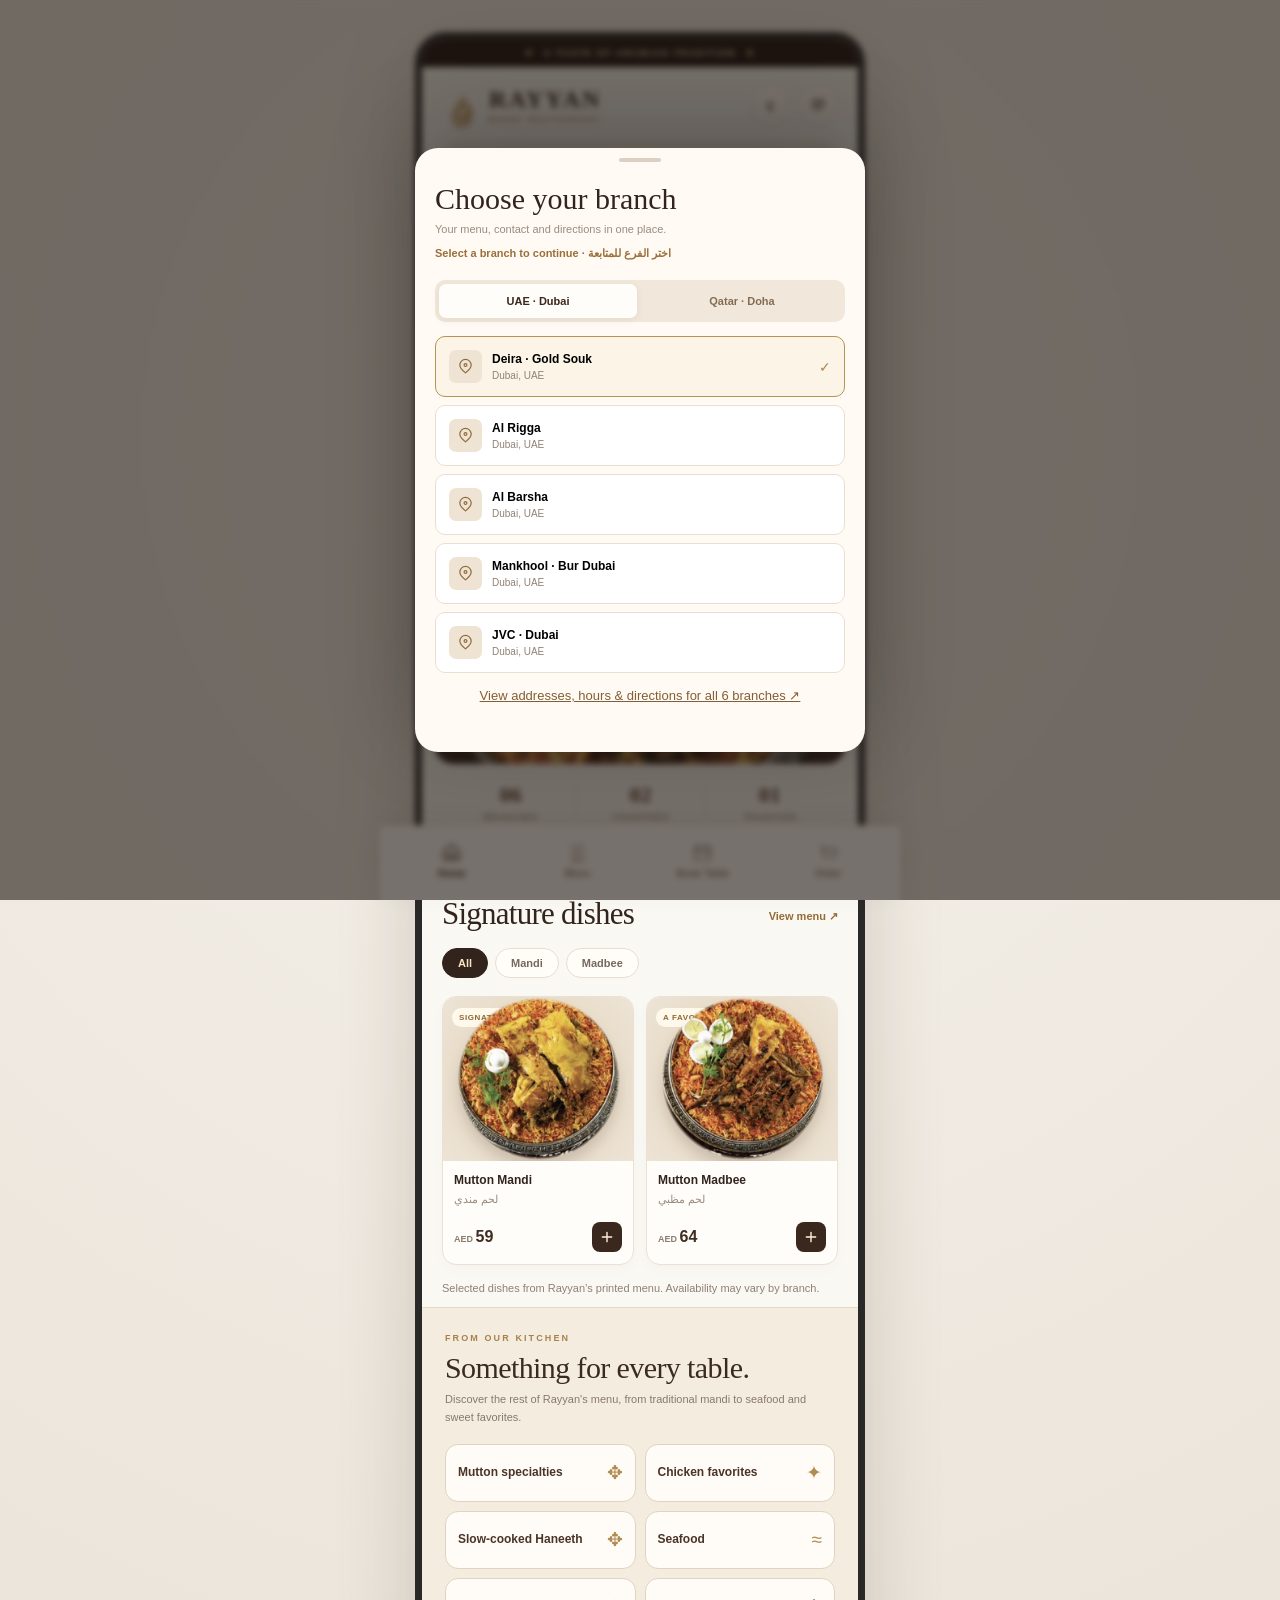
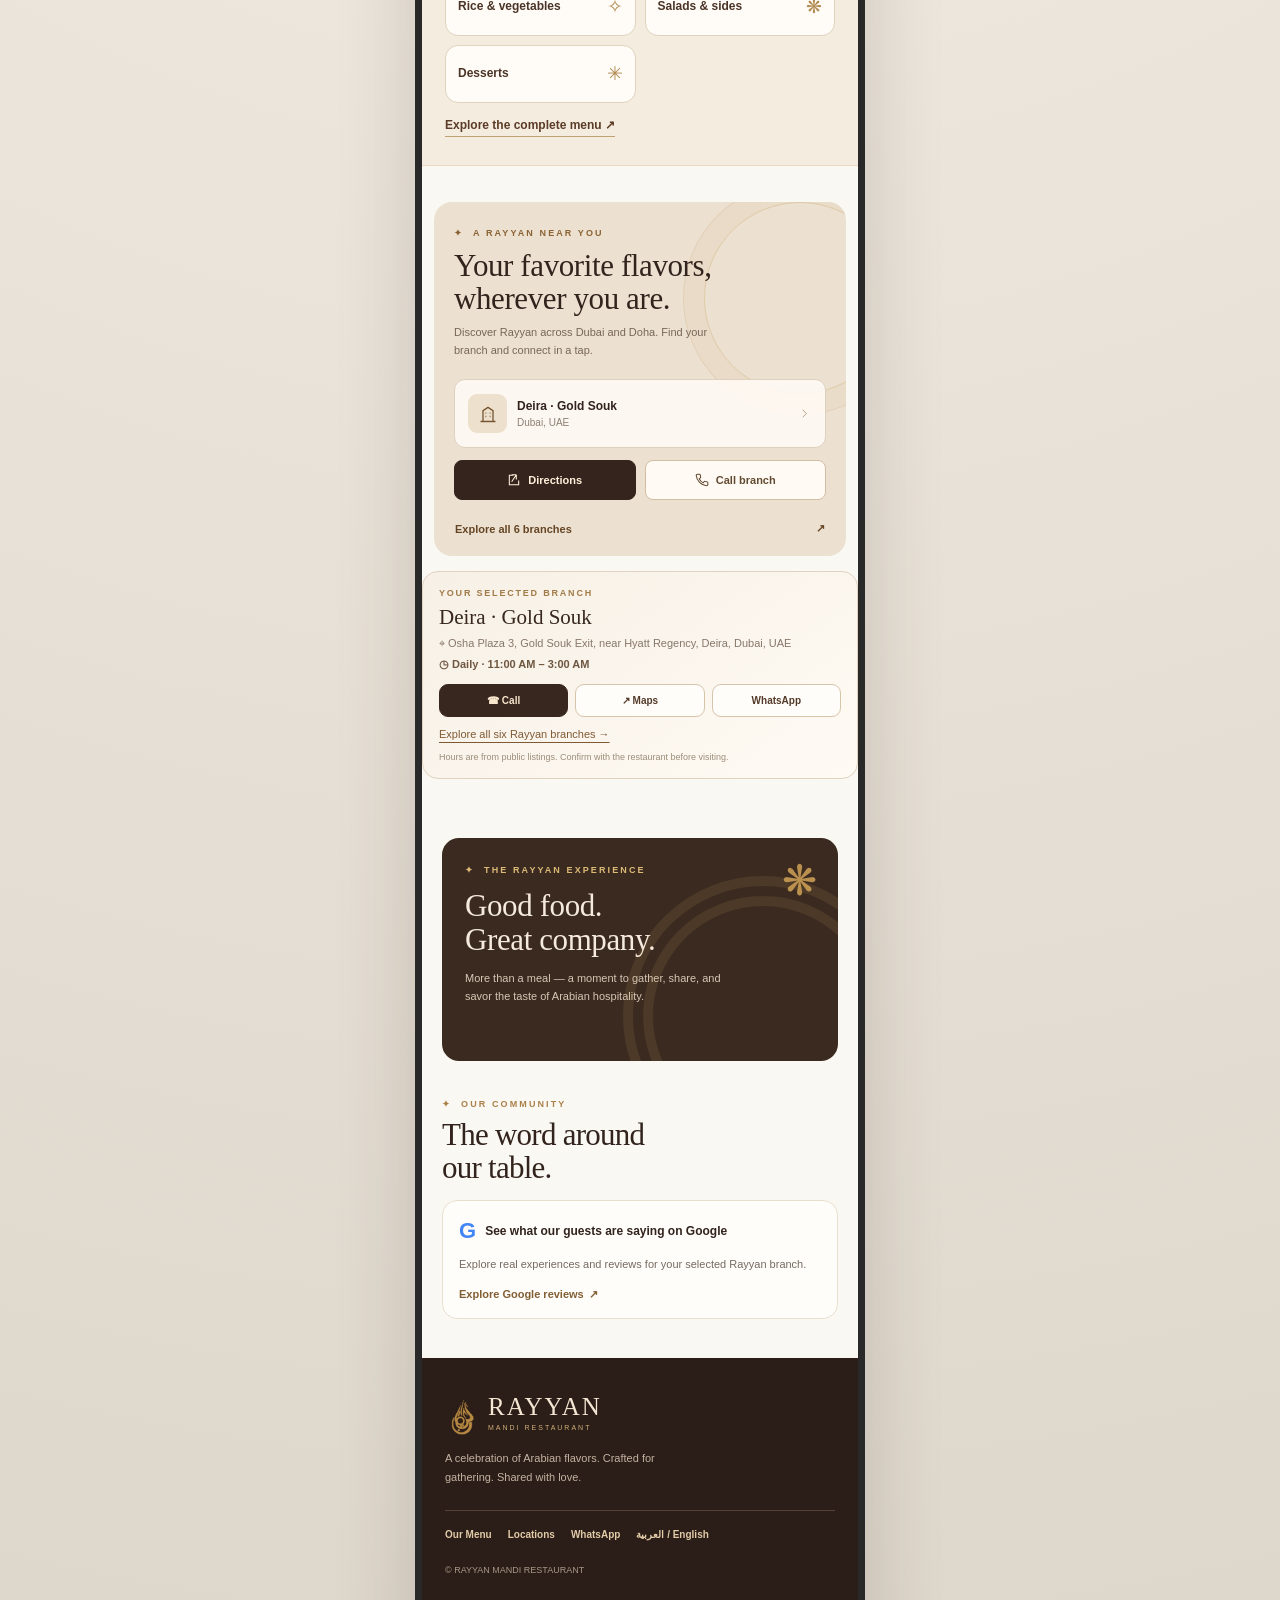
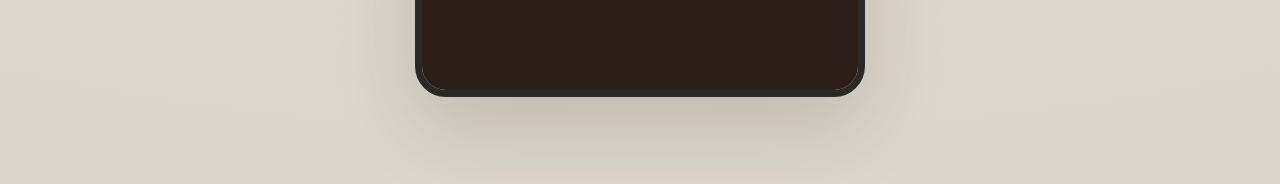
<file: index.html>
<!DOCTYPE html>
<html lang="en" dir="ltr">
<head>
  <meta charset="utf-8" />
  <meta name="viewport" content="width=device-width,initial-scale=1,viewport-fit=cover" />
  <meta name="theme-color" content="#FAF7F0" />
  <meta name="description" content="Rayyan Mandi Restaurant — authentic Mandi and Arabian specialties across Dubai and Doha." />
  <title>Rayyan Mandi · A Taste of Tradition</title>
  <style>
    :root {--ink:#32231d;--dark:#2d1e17;--deep:#1e1511;--gold:#c69e57;--gold2:#e5c68a;--paper:#faf8f3;--cream:#f3ebdf;--muted:#82776d;--line:#eadfd2;--serif:"Iowan Old Style","Baskerville","Palatino Linotype","Book Antiqua",Georgia,serif; --sans:"Avenir Next",Avenir,"Helvetica Neue",Arial,sans-serif}
    *{box-sizing:border-box} html{scroll-behavior:smooth;background:#e7e1d8} body{margin:0;background:var(--paper);color:var(--ink);font-family:var(--sans);font-size:14px;-webkit-font-smoothing:antialiased} button,a{-webkit-tap-highlight-color:transparent} button{cursor:pointer;font:inherit} a{color:inherit;text-decoration:none} svg{display:block;flex:none} .app{max-width:450px;min-height:100vh;margin:auto;background:var(--paper);position:relative;overflow:hidden;box-shadow:0 0 70px rgba(30,19,14,.08)}
    .ribbon{height:28px;display:flex;align-items:center;justify-content:center;gap:9px;background:var(--deep);color:#ead9bc;font-size:9px;font-weight:650;letter-spacing:1.6px;text-transform:uppercase}.ribbon .star{color:var(--gold2);font-size:11px}
    .head{height:75px;padding:0 20px;display:flex;align-items:center;justify-content:space-between;background:var(--paper)}.brand{display:flex;align-items:center;gap:8px;min-width:0}.brand-icon{width:39px;height:47px;object-fit:contain}.brand-txt{display:flex;flex-direction:column;gap:1px;line-height:1}.brand-txt b{font-family:var(--serif);font-size:24px;font-weight:600;letter-spacing:2.15px}.brand-txt small{font-size:7px;letter-spacing:2.45px;font-weight:800;color:#9a7946;margin-top:4px}.head-actions{display:flex;align-items:center;gap:9px}.icon-button{border:1px solid #e9e0d5;background:#fffaf4;color:var(--ink);border-radius:50%;width:39px;height:39px;display:grid;place-items:center}.lang-switch{font-weight:700;font-size:11px;letter-spacing:.4px}
    .branch-chooser{display:flex;width:calc(100% - 40px);margin:0 20px 14px;min-height:61px;padding:11px 12px;align-items:center;gap:10px;background:#f2ece2;border:1px solid #e8dccb;border-radius:12px;text-align:left}.branch-chooser .pin{background:#e8d6b8;border-radius:10px;color:#8d6835;width:39px;height:39px;display:grid;place-items:center}.branch-label{flex:1;min-width:0}.branch-label em{display:block;font-size:9px;font-style:normal;text-transform:uppercase;color:#967748;letter-spacing:1.45px;font-weight:800;margin-bottom:5px}.branch-label strong{font-size:13px;font-weight:750;white-space:nowrap;overflow:hidden;text-overflow:ellipsis;display:block}.branch-chooser>.chev{color:#8d765b;margin-right:2px}
    .hero{margin:0 12px;border-radius:20px;background:radial-gradient(circle at 60% 82%,#57402b 0,#36241c 46%,#211713 91%);height:545px;position:relative;overflow:hidden;color:#fff;isolation:isolate}.hero::before{content:"";position:absolute;inset:0;opacity:.14;background-image:url("data:image/svg+xml,%3Csvg xmlns='http://www.w3.org/2000/svg' viewBox='0 0 90 90' width='90' height='90'%3E%3Cg fill='none' stroke='%23d6b77a' stroke-width='.7'%3E%3Cpath d='M45 3 L60 29 L86 45 L60 60 L45 86 L30 60 L4 45 L30 29 Z'/%3E%3Ccircle cx='45' cy='45' r='15'/%3E%3Cpath d='M0 0L90 90M90 0L0 90' opacity='.4'/%3E%3C/g%3E%3C/svg%3E");background-position:58% 45%;z-index:-1}.hero-content{position:relative;padding:29px 24px 0;z-index:2}.eyebrow{display:flex;align-items:center;gap:10px;font-size:9px;font-weight:750;letter-spacing:2.1px;color:#e3bd7a}.eyebrow:before{content:"";width:19px;height:1px;background:#d7ad6a}.hero h1{font-family:var(--serif);font-size:46px;line-height:1.02;letter-spacing:-1.2px;font-weight:500;margin:19px 0 12px;max-width:310px}.hero h1 i{font-style:italic;color:#e7bf79}.hero p{margin:0;max-width:260px;font-size:12px;line-height:1.68;color:#ded0bf}.hero-cta{border:0;margin-top:20px;padding:13px 15px;background:#dfb971;color:#302116;display:inline-flex;align-items:center;gap:12px;border-radius:7px;font-size:11px;letter-spacing:.35px;font-weight:850;box-shadow:0 6px 18px rgba(0,0,0,.11)}.hero-cta svg{height:16px;width:16px}.hero-dish-wrap{position:absolute;bottom:-102px;left:50%;width:410px;height:410px;transform:translateX(-50%);display:flex;align-items:center;justify-content:center}.hero-ring{position:absolute;inset:21px;border-radius:50%;border:1px solid rgba(227,194,132,.3);box-shadow:0 0 0 17px rgba(205,159,95,.045),0 0 0 39px rgba(205,159,95,.04)}.hero-dish{width:395px;height:395px;object-fit:contain;filter:drop-shadow(0 22px 24px rgba(0,0,0,.65));transform:rotate(-7deg)}.round-stamp{position:absolute;z-index:3;right:18px;bottom:112px;width:78px;height:78px;border-radius:50%;border:1px solid rgba(238,196,117,.8);background:#292018ed;display:flex;justify-content:center;align-items:center;flex-direction:column;transform:rotate(14deg);color:#eed2a3;text-align:center;font-size:9px;letter-spacing:.9px;font-weight:700;line-height:1.4}.round-stamp span{font-family:var(--serif);font-size:19px;font-style:italic;font-weight:normal;line-height:1.2}.hero-bottom{position:absolute;bottom:17px;left:24px;right:24px;z-index:3;font-size:9px;color:#ead8bd;letter-spacing:1.2px;font-weight:700;display:flex;justify-content:space-between;align-items:center}.hero-bottom .swirl{font-size:21px;color:#deb875}
    .values{margin:0 24px;padding:19px 0 18px;display:grid;grid-template-columns:repeat(3,minmax(0,1fr));border-bottom:1px solid var(--line)}.values>div{text-align:center}.values>div+div{border-left:1px solid #e5dacd}.values b{font-family:var(--serif);font-size:22px;display:block;line-height:1.1;color:#57402d;font-weight:650}.values span{display:block;color:#9c8c7c;margin-top:5px;font-size:9px;font-weight:700;letter-spacing:.55px;text-transform:uppercase}
    section{padding:37px 20px 0}.section-kicker{font-size:9px;text-transform:uppercase;letter-spacing:2.1px;color:#ac804a;font-weight:800;display:flex;align-items:center;gap:9px}.section-kicker:before{content:"✦";font-size:9px}.title-row{display:flex;align-items:end;justify-content:space-between;gap:10px;margin:9px 0 17px}.section-title{font-family:var(--serif);font-size:31px;line-height:1.08;letter-spacing:-.75px;font-weight:500;margin:0}.section-link{white-space:nowrap;color:#946c37;font-size:11px;font-weight:750;background:none;border:0;padding:8px 0}.subtitle{font-size:12px;color:#87786b;line-height:1.6;margin:5px 0 0}
    .filter-scroll{display:flex;gap:7px;overflow-x:auto;scrollbar-width:none;margin-bottom:17px;padding-bottom:1px}.filter-scroll::-webkit-scrollbar{display:none}.pill{border:1px solid #e7ddd0;background:#fffdf8;border-radius:100px;white-space:nowrap;padding:8px 15px;font-size:11px;font-weight:700;color:#76685e}.pill.active{background:#32241c;color:#f7e5c3;border-color:#32241c}
    .foods{display:grid;grid-template-columns:repeat(2,minmax(0,1fr));gap:12px}.food-card{overflow:hidden;border:1px solid #eae0d4;background:#fffdf9;border-radius:14px;box-shadow:0 5px 13px rgba(73,47,28,.025)}.food-image{height:164px;background:radial-gradient(circle,#f2e7d5 0,#e9ddca 62%,#ede4d6 100%);display:flex;align-items:center;justify-content:center;position:relative;overflow:hidden}.food-image img{width:165px;height:165px;object-fit:contain;filter:drop-shadow(0 10px 7px rgba(51,31,20,.17))}.food-badge{position:absolute;left:9px;top:11px;background:#fff9eb;color:#8d6838;border-radius:100px;padding:5px 7px;font-size:8px;letter-spacing:.6px;font-weight:800}.food-info{padding:12px 11px 12px}.food-name{font-size:12px;font-weight:800;line-height:1.3}.food-arabic{font-size:11px;color:#9b8a7b;margin-top:4px;line-height:1.3}.food-bottom{display:flex;align-items:center;justify-content:space-between;gap:7px;margin-top:15px}.food-price{font-size:9px;font-weight:700;color:#8a7c70}.food-price b{font-size:16px;color:#402d22;font-weight:800}.add-food{border:0;background:#3a281f;color:#ffefd8;width:30px;height:30px;display:grid;place-items:center;border-radius:8px}.food-desc{font-size:11px;color:#8e8076;margin-top:15px;line-height:1.5}
    .branch-feature{margin:36px 12px 0;padding:26px 20px 21px;background:#ece1d1;border-radius:18px;position:relative;overflow:hidden}.branch-feature:after{content:"";position:absolute;right:-50px;top:0;width:190px;height:190px;border:1px solid #d7be91;border-radius:50%;opacity:.65;box-shadow:0 0 0 20px #e8d9c3,0 0 0 21px #ddc5a8;pointer-events:none}.branch-feature>*{position:relative;z-index:1}.branch-feature .section-kicker{color:#8b6233}.branch-feature h2{font-family:var(--serif);font-size:31px;font-weight:500;line-height:1.07;margin:11px 0 9px;letter-spacing:-.4px;max-width:275px}.branch-feature>p{color:#776658;line-height:1.6;font-size:11px;max-width:270px;margin:0 0 20px}.selected-location{padding:14px 13px;background:#fffaf4e8;border:1px solid #dfd1c0;border-radius:11px;display:flex;align-items:center;gap:10px}.selected-location .symbol{height:39px;width:39px;border-radius:9px;background:#ede1cd;display:grid;place-items:center;color:#775633}.selected-location .loc-text{flex:1;min-width:0}.selected-location .loc-text b{font-size:12px;display:block}.selected-location .loc-text span{font-size:10px;color:#8b8074;display:block;margin-top:4px}.branch-actions{display:flex;gap:9px;margin-top:12px}.branch-actions a,.branch-actions button{border:1px solid #d3bda2;background:#fffaf4;border-radius:8px;font-size:11px;font-weight:750;color:#624a30;padding:12px 12px;display:flex;align-items:center;justify-content:center;gap:7px;flex:1}.branch-actions a:first-child{background:#35241d;color:#fff0da;border-color:#35241d}.branch-all{display:flex;align-items:center;justify-content:space-between;width:100%;margin-top:19px;padding:3px 1px 0;background:none;border:0;font-size:11px;color:#654524;font-weight:800}
    .heritage{padding-top:39px}.story{background:#3b2a20;color:#f5eade;border-radius:17px;position:relative;overflow:hidden;padding:27px 23px 25px;min-height:223px}.story:before{content:"";position:absolute;right:-65px;bottom:-95px;width:220px;height:220px;border-radius:50%;border:30px double rgba(225,181,107,.1)}.story .section-kicker{color:#dcba77}.story h2{font-family:var(--serif);font-weight:500;font-size:31px;line-height:1.1;letter-spacing:-.4px;margin:14px 0 12px;max-width:250px}.story p{font-size:11px;color:#d6c6b5;line-height:1.65;max-width:272px;margin:0}.story .ornament{position:absolute;right:21px;top:18px;font-size:42px;font-family:var(--serif);color:#c89c53;opacity:.9}
    .review-sec{padding-top:38px}.review-box{margin-top:15px;border:1px solid #eadfce;border-radius:15px;padding:17px 16px;background:#fffdf9}.review-top{display:flex;align-items:center;gap:9px}.google-g{font-size:22px;font-weight:800;font-family:Arial;color:#4285f4}.review-top b{font-size:12px}.review-box p{font-size:11px;line-height:1.6;color:#776a60;margin:12px 0}.review-link{font-size:11px;font-weight:800;color:#825e34;display:inline-flex;align-items:center;gap:5px}
    footer{margin-top:39px;background:#2b1d17;color:#f3e6d3;padding:30px 23px 115px}.footer-logo{display:flex;align-items:center;gap:9px}.footer-logo img{height:47px;width:34px;object-fit:contain}.footer-logo .name{font-family:var(--serif);font-size:25px;letter-spacing:2px}.footer-logo small{font-size:7px;display:block;letter-spacing:2px;color:#cfaf78;margin-top:3px}.footer-desc{font-size:11px;line-height:1.7;color:#c4b3a2;max-width:260px;margin:14px 0 23px}.footer-rule{height:1px;background:#564337;margin:0 0 18px}.footer-links{display:flex;flex-wrap:wrap;gap:16px;font-size:10px;color:#e1cba8;font-weight:700}.copyright{font-size:9px;color:#a99888;margin-top:25px}
    .nav{position:fixed;z-index:10;bottom:0;left:50%;transform:translateX(-50%);width:min(100%,450px);height:76px;padding:8px 11px calc(8px + env(safe-area-inset-bottom,0px));height:calc(72px + env(safe-area-inset-bottom,0px));display:flex;align-items:center;gap:5px;background:#fffdfa;border-top:1px solid #e5dacb;box-shadow:0 -7px 30px rgba(38,22,12,.07)}.nav-item{border:0;background:transparent;color:#8d7b6e;width:57px;align-self:stretch;display:flex;flex-direction:column;align-items:center;justify-content:center;gap:4px;font-size:9px;font-weight:650}.nav-item.active{color:#4d321f}.nav-order{flex:1;height:47px;display:flex;justify-content:center;align-items:center;gap:8px;background:#35241c;color:#ffecc9;border:0;border-radius:9px;font-size:11px;font-weight:800;letter-spacing:.1px;margin:0 0 0 4px;white-space:nowrap}.nav-order .count{min-width:18px;height:18px;display:none;place-items:center;border-radius:50%;background:#e2b673;color:#38261d;font-size:10px}.nav-order .count.visible{display:grid}
    .overlay{position:fixed;inset:0;z-index:30;background:rgba(29,20,16,.6);display:none;align-items:flex-end;justify-content:center;backdrop-filter:blur(3px)}.overlay.open{display:flex}.sheet{width:min(100%,450px);max-height:88dvh;overflow-y:auto;background:#fffaf3;border-radius:23px 23px 0 0;padding:10px 20px calc(25px + env(safe-area-inset-bottom,0px));box-shadow:0 -20px 90px rgba(0,0,0,.23);animation:slideUp .25s ease-out}.grab{height:4px;width:42px;background:#ddd0c0;border-radius:10px;margin:0 auto 20px}.sheet-h{display:flex;align-items:start;justify-content:space-between;gap:15px;margin-bottom:19px}.sheet h2{font-family:var(--serif);font-weight:500;line-height:1.1;font-size:30px;margin:0 0 6px}.sheet-sub{font-size:11px;color:#998b7e;line-height:1.5}.sheet-close{border:1px solid #eee0d0;background:#fff;border-radius:50%;height:33px;width:33px;display:grid;place-items:center}.country-tabs{display:flex;gap:6px;padding:4px;border-radius:10px;background:#f1e8db;margin-bottom:14px}.country-tab{flex:1;text-align:center;border:0;border-radius:7px;padding:11px 0;background:transparent;color:#856b52;font-weight:800;font-size:11px}.country-tab.active{background:#fffdfa;color:#3b261a;box-shadow:0 2px 9px rgba(74,48,19,.08)}.branch-list{display:grid;gap:8px}.branch-opt{background:#fff;border:1px solid #e9dfd1;border-radius:10px;padding:13px;display:flex;align-items:center;gap:10px;text-align:left}.branch-opt.selected{border-color:#b99254;background:#fbf4e7}.branch-opt .opt-icon{width:33px;height:33px;border-radius:7px;background:#efe4d3;color:#8f6c3d;display:grid;place-items:center}.branch-opt .opt-txt{flex:1;display:flex;flex-direction:column;gap:4px}.branch-opt .opt-txt b{font-size:12px}.branch-opt .opt-txt span{font-size:10px;color:#908276}.tick{color:#ad854b}.hidden{display:none!important}
    .cart-body{padding-bottom:10px}.empty{padding:35px 12px;text-align:center;border:1px dashed #dccbb7;border-radius:14px;color:#806e5c}.empty svg{margin:0 auto 10px;color:#b89459}.empty b{display:block;font-size:13px;margin:8px 0}.empty p{font-size:11px;line-height:1.5}.cart-line{padding:13px 0;display:flex;align-items:center;gap:12px;border-bottom:1px solid #eadfce}.cart-line img{width:65px;height:65px;object-fit:contain;background:#eee5d6;border-radius:12px}.cart-line .cart-text{flex:1}.cart-line strong{font-size:12px;display:block}.cart-line small{color:#977b61;display:block;margin-top:6px}.qty{display:flex;align-items:center;gap:11px}.qty button{background:#f1e6d8;border:0;border-radius:7px;width:27px;height:27px;font-weight:900}.cart-total{display:flex;justify-content:space-between;font-size:14px;margin:23px 0;font-weight:800}.primary-wide{width:100%;height:48px;background:#38271d;color:#fcebcf;border:0;border-radius:9px;font-size:12px;font-weight:800;display:flex;gap:9px;align-items:center;justify-content:center}.cart-note{font-size:10px;line-height:1.5;color:#958578;text-align:center;margin:12px auto}.toast{position:fixed;z-index:90;bottom:calc(82px + env(safe-area-inset-bottom,0px));left:50%;transform:translateX(-50%) translateY(16px);background:#372820;color:#fcebd4;font-size:11px;border-radius:100px;box-shadow:0 9px 26px #0002;padding:10px 18px;white-space:nowrap;opacity:0;pointer-events:none;transition:all .22s}.toast.show{opacity:1;transform:translateX(-50%) translateY(0)}
    .menu-links{display:grid;gap:5px}.menu-links button{border:0;background:#f6eee2;border-radius:10px;padding:14px 12px;text-align:left;font-size:13px;font-weight:750;color:#38261c;display:flex;justify-content:space-between}.menu-fine{font-size:11px;color:#a08974;margin:13px 0}
    html[dir="rtl"] .branch-chooser,html[dir="rtl"] .branch-opt{text-align:right}html[dir="rtl"] .eyebrow:before{display:none}html[dir="rtl"] .eyebrow:after{content:"";width:19px;height:1px;background:#d7ad6a}html[dir="rtl"] .hero h1{letter-spacing:0}html[dir="rtl"] .branch-feature:after{right:auto;left:-50px}html[dir="rtl"] .hero-bottom{direction:ltr}html[dir="rtl"] .brand{direction:ltr}html[dir="rtl"] .nav-order{margin:0 4px 0 0}html[dir="rtl"] .values>div+div{border-left:0;border-right:1px solid #e5dacd}
    @keyframes slideUp{from{transform:translateY(25px);opacity:.75}to{transform:translateY(0);opacity:1}}
    @media(min-width:600px){body{padding:32px 0;background:radial-gradient(circle at 50% 13%,#f6f1e9,#dcd5ca)}.app{border-radius:31px;min-height:840px;box-shadow:0 26px 80px #3d2b1d2e;border:7px solid #292929}.nav{bottom:32px;border-radius:0 0 24px 24px;max-width:436px}.overlay{align-items:center}.sheet{border-radius:23px;max-height:80vh}.toast{bottom:90px}}
    @media(max-width:350px){.hero h1{font-size:40px}.hero{height:520px}.hero-dish-wrap{width:375px;height:375px}.hero-dish{width:370px;height:370px}.food-image{height:140px}.food-image img{width:145px;height:145px}.brand-txt b{font-size:21px}.head{padding:0 15px}}
    @media(prefers-reduced-motion:reduce){*,*:before,*:after{scroll-behavior:auto!important;transition:none!important;animation:none!important}}
  </style>
<link rel="stylesheet" href="home-extras.css"><link rel="stylesheet" href="branch-info.css"><style>.rayyan-hero-book{display:inline-flex;align-items:center;justify-content:center;padding:13px 18px;min-height:45px;border:1px solid #dec596;color:#f6e4c9;text-decoration:none;border-radius:8px;margin:10px 0 0 10px;font-size:11px;font-weight:800;letter-spacing:.25px;background:rgba(48,30,20,.35)}.rayyan-hero-book:focus-visible{outline:2px solid #eed3a7}.rayyan-book-nav{background:none!important;border:0!important;color:inherit!important;display:flex!important;flex-direction:column;gap:3px;align-items:center;justify-content:center;min-width:0;flex:1}.rayyan-book-icon{font-size:22px;line-height:1}.rayyan-book-label{font-size:10px;white-space:nowrap}.rayyan-hero-book{position:relative;z-index:2}@media(max-width:390px){.rayyan-hero-book{margin-left:0;margin-top:9px}}</style><link rel="stylesheet" href="nav-location.css?v=2"></head>
<body>
<div class="app" id="home">
  <div class="ribbon"><span class="star">✦</span><span data-i18n="ribbon">A taste of Arabian tradition</span><span class="star">✦</span></div>
  <header class="head">
    <a class="brand" href="#home" aria-label="Rayyan Mandi home"><img class="brand-icon" src="[data-uri]" alt="Rayyan symbol"><span class="brand-txt"><b>RAYYAN</b><small>MANDI RESTAURANT</small></span></a>
    <div class="head-actions"><button class="icon-button lang-switch" id="langBtn" aria-label="Switch language">ع</button><button class="icon-button" id="menuBtn" aria-label="Open menu"><svg width="19" height="19" viewBox="0 0 24 24" fill="none" stroke="currentColor" stroke-width="1.7" stroke-linecap="round"><path d="M4 7h16M4 12h16M4 17h12"/></svg></button></div>
  </header>
  <button class="branch-chooser" id="branchBtn" aria-label="Choose branch"><span class="pin"><svg width="18" height="18" viewBox="0 0 24 24" fill="none" stroke="currentColor" stroke-width="1.8"><path d="M20 10c0 5-8 11-8 11S4 15 4 10a8 8 0 1 1 16 0Z"/><circle cx="12" cy="10" r="2.5"/></svg></span><span class="branch-label"><em data-i18n="branchLabel">YOUR NEAREST BRANCH</em><strong id="activeBranchTop">Deira – Gold Souk</strong></span><span class="chev"><svg width="18" height="18" viewBox="0 0 24 24" fill="none" stroke="currentColor" stroke-width="1.7"><path d="m6 9 6 6 6-6"/></svg></span></button>
  <main>
    <section class="hero" style="padding:0">
      <div class="hero-content"><div class="eyebrow" data-i18n="heroEyebrow">THE ART OF ARABIAN DINING</div><h1 id="heroTitle">Tradition,<br><i>served with soul.</i></h1><p data-i18n="heroText">Rich flavors. Timeless recipes. A feast worth gathering for.</p><button class="hero-cta" id="heroMenu" data-i18n-button="exploreMenu"><span data-i18n="exploreMenu">Explore our menu</span><svg viewBox="0 0 24 24" fill="none" stroke="currentColor" stroke-width="1.9" stroke-linecap="round"><path d="M4 12h16M13 5l7 7-7 7"/></svg></button><a href="book-table.html" class="rayyan-hero-book">▦ &nbsp; Book a Table</a></div>
      <div class="hero-dish-wrap" aria-hidden="true"><div class="hero-ring"></div><img class="hero-dish" src="[data-uri]" alt=""></div>
      <div class="round-stamp"><span>Rayyan</span>AUTHENTIC<br>MANDI</div>
      <div class="hero-bottom"><span>MADE TO SHARE • MADE WITH CARE</span><span class="swirl">✣</span></div>
    </section>
    <div class="values"><div><b>06</b><span data-i18n="branches">Branches</span></div><div><b>02</b><span data-i18n="countries">Countries</span></div><div><b>01</b><span data-i18n="hospitality">Tradition</span></div></div>
    <section id="menuSection">
      <div class="section-kicker" data-i18n="ourFavorites">HANDPICKED FAVORITES</div>
      <div class="title-row"><h2 class="section-title" data-i18n="signature">Signature dishes</h2><button class="section-link" id="menuMore"><span data-i18n="viewMenu">View menu</span> ↗</button></div>
      <div class="filter-scroll" role="tablist" aria-label="Dish categories"><button class="pill active" data-filter="all" data-i18n="all">All</button><button class="pill" data-filter="mandi" data-i18n="mandi">Mandi</button><button class="pill" data-filter="madbee" data-i18n="madbee">Madbee</button></div>
      <div class="foods" id="foodGrid">
        <article class="food-card" data-category="mandi"><div class="food-image"><span class="food-badge" data-i18n="signatureBadge">SIGNATURE</span><img src="[data-uri]" alt="Rayyan Mutton Mandi" /></div><div class="food-info"><div class="food-name">Mutton Mandi</div><div class="food-arabic" lang="ar">لحم مندي</div><div class="food-bottom"><div class="food-price">AED <b>59</b></div><button class="add-food" data-add="mandi" aria-label="Add Mutton Mandi"><svg width="16" height="16" viewBox="0 0 24 24" fill="none" stroke="currentColor" stroke-width="2.1" stroke-linecap="round"><path d="M12 5v14M5 12h14"/></svg></button></div></div></article>
        <article class="food-card" data-category="madbee"><div class="food-image"><span class="food-badge" data-i18n="favoriteBadge">A FAVORITE</span><img src="[data-uri]" alt="Rayyan Mutton Madbee" /></div><div class="food-info"><div class="food-name">Mutton Madbee</div><div class="food-arabic" lang="ar">لحم مظبي</div><div class="food-bottom"><div class="food-price">AED <b>64</b></div><button class="add-food" data-add="madbee" aria-label="Add Mutton Madbee"><svg width="16" height="16" viewBox="0 0 24 24" fill="none" stroke="currentColor" stroke-width="2.1" stroke-linecap="round"><path d="M12 5v14M5 12h14"/></svg></button></div></div></article>
      </div>
      <p class="food-desc" data-i18n="pricesNote">Selected dishes from Rayyan's printed menu. Availability may vary by branch.</p>
    </section>
    <div class="branch-feature" id="branchesSection"><div class="section-kicker" data-i18n="nearYou">A RAYYAN NEAR YOU</div><h2 data-i18n="branchHeadline">Your favorite flavors, wherever you are.</h2><p data-i18n="branchText">Discover Rayyan across Dubai and Doha. Find your branch and connect in a tap.</p><div class="selected-location"><div class="symbol"><svg width="20" height="20" viewBox="0 0 24 24" stroke="currentColor" fill="none" stroke-width="1.6"><path d="M3 21h18M6 21V8l6-4 6 4v13M9 11h1M14 11h1M9 15h1M14 15h1"/></svg></div><div class="loc-text"><b id="activeBranchCard">Deira – Gold Souk</b><span id="activeRegion">Dubai, United Arab Emirates</span></div><svg width="15" height="15" viewBox="0 0 24 24" stroke="#92744d" fill="none"><path d="m9 18 6-6-6-6"/></svg></div><div class="branch-actions"><a id="directionLink" target="_blank" rel="noopener" href="https://www.google.com/maps/search/?api=1&query=Rayyan+Mandi+Deira+Gold+Souk"><svg width="14" height="14" viewBox="0 0 24 24" fill="none" stroke="currentColor" stroke-width="1.8"><path d="M8 15 16 3m0 0H8m8 0v8M20 13v7H4V4h7"/></svg><span data-i18n="directions">Directions</span></a><a id="callLink" href="tel:042980070"><svg width="14" height="14" viewBox="0 0 24 24" fill="none" stroke="currentColor" stroke-width="1.8"><path d="M22 16.9v3a2 2 0 0 1-2.2 2A19.8 19.8 0 0 1 2.1 4.2 2 2 0 0 1 4.1 2h3a2 2 0 0 1 2 1.7l.5 2.8a2 2 0 0 1-.6 2L7.1 10a16 16 0 0 0 6.9 6.9l1.5-1.9a2 2 0 0 1 2-.6l2.8.5a2 2 0 0 1 1.7 1.9Z"/></svg><span data-i18n="callUs">Call branch</span></a></div><button class="branch-all" id="allBranches"><span data-i18n="exploreBranches">Explore all 6 branches</span><span>↗</span></button></div>
    <section class="heritage"><div class="story"><div class="section-kicker" data-i18n="theExperience">THE RAYYAN EXPERIENCE</div><span class="ornament">❋</span><h2 data-i18n="storyTitle">Good food.<br>Great company.</h2><p data-i18n="storyText">More than a meal — a moment to gather, share, and savor the taste of Arabian hospitality.</p></div></section>
    <section class="review-sec"><div class="section-kicker" data-i18n="community">OUR COMMUNITY</div><div class="title-row" style="margin-bottom:0"><h2 class="section-title" data-i18n="reviewTitle">The word around<br>our table.</h2></div><div class="review-box"><div class="review-top"><span class="google-g">G</span><b data-i18n="googleReviews">See what our guests are saying on Google</b></div><p data-i18n="reviewText">Explore real experiences and reviews for your selected Rayyan branch.</p><a class="review-link" href="https://www.google.com/maps/search/?api=1&query=Rayyan+Mandi+Deira+Gold+Souk" id="reviewsLink" target="_blank" rel="noopener"><span data-i18n="readReviews">Explore Google reviews</span> ↗</a></div></section>
  </main>
  <footer><div class="footer-logo"><img src="[data-uri]" alt=""><div><div class="name">RAYYAN</div><small>MANDI RESTAURANT</small></div></div><p class="footer-desc" data-i18n="footerText">A celebration of Arabian flavors. Crafted for gathering. Shared with love.</p><div class="footer-rule"></div><div class="footer-links"><a href="#menuSection" data-i18n="menuFooter">Our Menu</a><a href="#branchesSection" data-i18n="branchFooter">Locations</a><a id="footerWhatsApp" href="#" target="_blank" rel="noopener">WhatsApp</a><button id="footerLanguage" style="background:none;border:0;color:inherit;padding:0;font:inherit">العربية / English</button></div><div class="copyright">© RAYYAN MANDI RESTAURANT</div></footer>
  <nav class="nav" aria-label="Bottom navigation"><button class="nav-item active" id="navHome"><svg width="20" height="20" viewBox="0 0 24 24" stroke="currentColor" fill="none" stroke-width="1.6"><path d="m3 10 9-7 9 7v10H3zM9 20v-7h6v7"/></svg><span data-i18n="home">Home</span></button><button class="nav-item" id="navMenu"><svg width="20" height="20" viewBox="0 0 24 24" stroke="currentColor" fill="none" stroke-width="1.6"><path d="M4 4h16M4 10h16M4 16h10M4 21h16"/></svg><span data-i18n="menu">Menu</span></button><button class="nav-item" id="navBranches"><svg width="20" height="20" viewBox="0 0 24 24" fill="none" stroke="currentColor" stroke-width="1.6"><path d="M20 10c0 5-8 11-8 11S4 15 4 10a8 8 0 1 1 16 0Z"/><circle cx="12" cy="10" r="2"/></svg><span data-i18n="locations">Locations</span></button><button class="nav-item rayyan-book-nav" id="navOrder" type="button" aria-label="Book a Table"><span class="rayyan-book-icon">▦</span><span class="rayyan-book-label">Book Table</span><span id="cartCount" class="count" style="display:none">0</span></button></nav>
</div>
<div class="overlay" id="branchOverlay" aria-hidden="true"><div class="sheet" role="dialog" aria-modal="true" aria-label="Select restaurant branch"><div class="grab"></div><div class="sheet-h"><div><h2 data-i18n="chooseBranch">Choose your branch</h2><div class="sheet-sub" data-i18n="chooseBranchSub">Your menu, contact and directions in one place.</div></div><button class="sheet-close" data-close="branchOverlay" aria-label="Close"><svg width="18" height="18" viewBox="0 0 24 24" fill="none" stroke="currentColor" stroke-width="1.8"><path d="M5 5l14 14M19 5 5 19"/></svg></button></div><div class="country-tabs"><button class="country-tab active" data-country="uae">UAE · Dubai</button><button class="country-tab" data-country="qatar">Qatar · Doha</button></div><div class="branch-list" id="branchList"></div></div></div>
<div class="overlay" id="cartOverlay" aria-hidden="true"><div class="sheet" role="dialog" aria-modal="true" aria-label="Your order"><div class="grab"></div><div class="sheet-h"><div><h2 data-i18n="yourOrder">Your order</h2><div class="sheet-sub" id="cartBranchText">Deira – Gold Souk</div></div><button class="sheet-close" data-close="cartOverlay" aria-label="Close"><svg width="18" height="18" viewBox="0 0 24 24" fill="none" stroke="currentColor" stroke-width="1.8"><path d="M5 5l14 14M19 5 5 19"/></svg></button></div><div class="cart-body" id="cartItems"></div><div id="cartCheckout" class="hidden"><div class="cart-total"><span data-i18n="total">Estimated subtotal</span><span id="cartTotal">AED 0</span></div><button class="primary-wide" id="sendWhatsApp"><svg width="17" height="17" viewBox="0 0 24 24" stroke="currentColor" fill="none" stroke-width="1.8"><path d="M21 11.6A9 9 0 0 1 7 19.1L3 20l1-3.9A9 9 0 1 1 21 11.6ZM8 9c1 2.6 3 4.3 5.9 5.2.5.3 1.3-.2 1.8-.7"/></svg><span data-i18n="continueWhatsapp">Continue on WhatsApp</span></button><p class="cart-note" data-i18n="cartNote">A WhatsApp message will be prepared for your selected branch. Nothing is sent automatically.</p></div><button class="primary-wide hidden" id="browseDishes" data-i18n="browseDishes">Browse signature dishes</button></div></div></div>
<div class="overlay" id="menuOverlay" aria-hidden="true"><div class="sheet" role="dialog" aria-modal="true" aria-label="Site navigation"><div class="grab"></div><div class="sheet-h"><div><h2 data-i18n="exploreRayyan">Explore Rayyan</h2><div class="sheet-sub">RAYYAN MANDI RESTAURANT</div></div><button class="sheet-close" data-close="menuOverlay" aria-label="Close">✕</button></div><div class="menu-links"><button data-go="home"><span data-i18n="home">Home</span>↗</button><button data-go="menuSection"><span data-i18n="menu">Menu</span>↗</button><button data-go="branchesSection"><span data-i18n="locations">Locations</span>↗</button><button data-go="review-sec"><span data-i18n="reviews">Google reviews</span>↗</button><button data-go="branch"><span data-i18n="chooseBranch">Choose your branch</span>↗</button></div><div class="menu-fine" data-i18n="menuFine">Authentic flavors. Every time.</div></div></div>
<div class="toast" id="toast" role="status" aria-live="polite">Added to your order</div>
<script>
  const branches=[
    {id:'deira',name:'Deira – Gold Souk',country:'uae',city:'Dubai, UAE',phone:'042980070',wa:'971521722996',query:'Rayyan Mandi Restaurant Deira Gold Souk Dubai'},
    {id:'rigga',name:'Al Rigga',country:'uae',city:'Dubai, UAE',phone:'042444434',wa:'971501619434',query:'Rayyan Mandi Restaurant Rigga Dubai'},
    {id:'barsha',name:'Al Barsha',country:'uae',city:'Dubai, UAE',phone:'043349269',wa:'971567664257',query:'Rayyan Mandi Restaurant Barsha Dubai'},
    {id:'mankhool',name:'Mankhool',country:'uae',city:'Dubai, UAE',phone:'045524424',wa:'971565517181',query:'Rayyan Mandi Restaurant Mankhool Dubai'},
    {id:'jvc',name:'JVC – Dubai',country:'uae',city:'Dubai, UAE',phone:'045808792',wa:'971508255266',query:'Rayyan Mandi Restaurant JVC Dubai'},
    {id:'doha',name:'Doha – Qatar',country:'qatar',city:'Doha, Qatar',phone:'+97441409786',wa:'97470738786',query:'Rayyan Mandi Restaurant Doha Qatar'}
  ];
  const products={mandi:{name:'Mutton Mandi',ar:'لحم مندي',price:59,image:'[data-uri]'},madbee:{name:'Mutton Madbee',ar:'لحم مظبي',price:64,image:'[data-uri]'}};
  const t={
    en:{ribbon:'A taste of Arabian tradition',branchLabel:'YOUR SELECTED BRANCH',heroEyebrow:'THE ART OF ARABIAN DINING',heroText:'Rich flavors. Timeless recipes. A feast worth gathering for.',exploreMenu:'Explore our menu',branches:'Branches',countries:'Countries',hospitality:'Tradition',ourFavorites:'HANDPICKED FAVORITES',signature:'Signature dishes',viewMenu:'View menu',all:'All',mandi:'Mandi',madbee:'Madbee',signatureBadge:'SIGNATURE',favoriteBadge:'A FAVORITE',pricesNote:"Selected dishes from Rayyan’s printed menu. Availability may vary by branch.",nearYou:'A RAYYAN NEAR YOU',branchHeadline:'Your favorite flavors, wherever you are.',branchText:'Discover Rayyan across Dubai and Doha. Find your branch and connect in a tap.',directions:'Directions',callUs:'Call branch',exploreBranches:'Explore all 6 branches',theExperience:'THE RAYYAN EXPERIENCE',storyTitle:'Good food.<br>Great company.',storyText:'More than a meal — a moment to gather, share, and savor the taste of Arabian hospitality.',community:'OUR COMMUNITY',reviewTitle:'The word around<br>our table.',googleReviews:'See what our guests are saying on Google',reviewText:'Explore real experiences and reviews for your selected Rayyan branch.',readReviews:'Explore Google reviews',footerText:'A celebration of Arabian flavors. Crafted for gathering. Shared with love.',menuFooter:'Our Menu',branchFooter:'Locations',home:'Home',menu:'Menu',locations:'Locations',order:'Order now',chooseBranch:'Choose your branch',chooseBranchSub:'Your menu, contact and directions in one place.',yourOrder:'Your order',total:'Estimated subtotal',continueWhatsapp:'Continue on WhatsApp',cartNote:'A WhatsApp message will be prepared for your selected branch. Nothing is sent automatically.',browseDishes:'Browse signature dishes',exploreRayyan:'Explore Rayyan',reviews:'Google reviews',menuFine:'Authentic flavors. Every time.'},
    ar:{ribbon:'نكهة الضيافة العربية الأصيلة',branchLabel:'الفرع المختار',heroEyebrow:'أصالة المذاق العربي',heroText:'نكهات غنية ووصفات أصيلة وأطيب اللحظات حول المائدة.',exploreMenu:'اكتشف قائمة الطعام',branches:'فروع',countries:'دول',hospitality:'أصالة',ourFavorites:'من أطباقنا المميزة',signature:'أطباقنا الشهيرة',viewMenu:'عرض القائمة',all:'الكل',mandi:'مندي',madbee:'مظبي',signatureBadge:'طبق مميز',favoriteBadge:'من المفضلات',pricesNote:'أطباق مختارة من قائمة مطعم الريان المطبوعة. قد يختلف التوفر حسب الفرع.',nearYou:'الريان بالقرب منك',branchHeadline:'الطعم الذي تحبه، أينما كنت.',branchText:'اكتشف فروع الريان في دبي والدوحة وتواصل مع فرعك بسهولة.',directions:'الاتجاهات',callUs:'اتصل بالفرع',exploreBranches:'اكتشف فروعنا الستة',theExperience:'تجربة الريان',storyTitle:'طعام طيب.<br>ولمة أحلى.',storyText:'أكثر من مجرد وجبة — لحظات نجتمع فيها ونتشارك أصالة الضيافة العربية.',community:'ضيوفنا الكرام',reviewTitle:'آراء ضيوفنا<br>تسعدنا.',googleReviews:'اكتشف آراء ضيوفنا على جوجل',reviewText:'اطّلع على تقييمات وتجارب زوار فرع الريان المختار.',readReviews:'عرض تقييمات جوجل',footerText:'نكهات عربية أصيلة تجمعنا على المحبة والضيافة.',menuFooter:'القائمة',branchFooter:'الفروع',home:'الرئيسية',menu:'القائمة',locations:'الفروع',order:'اطلب الآن',chooseBranch:'اختر الفرع',chooseBranchSub:'القائمة والتواصل والاتجاهات في مكان واحد.',yourOrder:'طلبك',total:'المجموع التقديري',continueWhatsapp:'المتابعة عبر واتساب',cartNote:'ستفتح رسالة واتساب جاهزة لفرعك. لن يُرسل شيء تلقائيًا.',browseDishes:'تصفح الأطباق',exploreRayyan:'اكتشف الريان',reviews:'تقييمات جوجل',menuFine:'طعم أصيل في كل مرة.'}
  };
  let selected=branches[0],currentCountry='uae',lang='en',cart={};
  const $=id=>document.getElementById(id);
  const all=(sel)=>Array.from(document.querySelectorAll(sel));
  function mapUrl(){return 'https://www.google.com/maps/search/?api=1&query='+encodeURIComponent(selected.query)}
  function whatsUrl(msg){return 'https://wa.me/'+selected.wa+'?text='+encodeURIComponent(msg||('Hello Rayyan Mandi '+selected.name+', I would like to place an order.'))}
  function updateBranch(){ $('activeBranchTop').textContent=selected.name;$('activeBranchCard').textContent=selected.name;$('activeRegion').textContent=selected.city;$('cartBranchText').textContent=selected.name;$('directionLink').href=mapUrl();$('reviewsLink').href=mapUrl();$('callLink').href='tel:'+selected.phone;$('footerWhatsApp').href=whatsUrl();renderBranchList(); }
  function renderBranchList(){const list=branches.filter(b=>b.country===currentCountry);$('branchList').innerHTML=list.map(b=>`<button class="branch-opt ${b.id===selected.id?'selected':''}" data-branch="${b.id}"><span class="opt-icon"><svg width="17" height="17" viewBox="0 0 24 24" fill="none" stroke="currentColor" stroke-width="1.7"><path d="M20 10c0 5-8 11-8 11S4 15 4 10a8 8 0 1 1 16 0Z"/><circle cx="12" cy="10" r="2"/></svg></span><span class="opt-txt"><b>${b.name}</b><span>${b.city}</span></span>${b.id===selected.id?'<span class="tick">✓</span>':''}</button>`).join('');all('.branch-opt').forEach(el=>el.onclick=()=>{selected=branches.find(b=>b.id===el.dataset.branch);try{localStorage.setItem('rayyan_branch',selected.id)}catch(e){};updateBranch();closeOverlay('branchOverlay');showToast(lang==='ar'?'تم اختيار '+selected.name:'Branch selected · '+selected.name)})}
  function openOverlay(id){$(id).classList.add('open');$(id).setAttribute('aria-hidden','false');document.body.style.overflow='hidden'}
  function closeOverlay(id){$(id).classList.remove('open');$(id).setAttribute('aria-hidden','true');if(!document.querySelector('.overlay.open'))document.body.style.overflow=''}
  function openBranch(){currentCountry=selected.country;all('.country-tab').forEach(el=>el.classList.toggle('active',el.dataset.country===currentCountry));renderBranchList();openOverlay('branchOverlay')}
  function scrollToId(id){document.getElementById(id)?.scrollIntoView({behavior:'smooth',block:'start'})}
  function showToast(text){let el=$('toast');el.textContent=text;el.classList.add('show');clearTimeout(showToast.timeout);showToast.timeout=setTimeout(()=>el.classList.remove('show'),2200)}
  function cartCount(){return Object.values(cart).reduce((a,b)=>a+b,0)}
  function updateCartCount(){let n=cartCount(),el=$('cartCount');el.textContent=n;el.classList.toggle('visible',n>0)}
  function addItem(id){cart[id]=(cart[id]||0)+1;updateCartCount();showToast(lang==='ar'?'تمت الإضافة إلى طلبك':'Added to your order · '+products[id].name)}
  function renderCart(){let count=cartCount();$('cartCheckout').classList.toggle('hidden',!count);$('browseDishes').classList.toggle('hidden',!!count);if(!count){$('cartItems').innerHTML='<div class="empty"><svg width="28" height="28" viewBox="0 0 24 24" fill="none" stroke="currentColor" stroke-width="1.5"><path d="M3 4h2l2 12h12l2-9H6M9 21h.01M18 21h.01"/></svg><b>'+(lang==='ar'?'سلة الطلب فارغة':'Your basket is empty')+'</b><p>'+(lang==='ar'?'اختر من أطباق الريان الشهيرة.':'Find something delicious from our signature dishes.')+'</p></div>';return}let sum=0; $('cartItems').innerHTML=Object.entries(cart).filter(([id,q])=>q>0).map(([id,q])=>{let p=products[id];sum+=p.price*q;return `<div class="cart-line"><img src="${p.image}" alt=""><span class="cart-text"><strong>${lang==='ar'?p.ar:p.name}</strong><small>AED ${p.price} × ${q}</small></span><div class="qty"><button data-qty="${id}" data-delta="-1" aria-label="Remove one">−</button><b>${q}</b><button data-qty="${id}" data-delta="1" aria-label="Add one">+</button></div></div>`}).join('');$('cartTotal').textContent=selected.country==='qatar'?'Confirm with branch':'AED '+sum;all('[data-qty]').forEach(el=>el.onclick=()=>{const id=el.dataset.qty;cart[id]+=Number(el.dataset.delta);if(cart[id]<=0)delete cart[id];updateCartCount();renderCart()})}
  function sendOrder(){const items=Object.entries(cart).filter(([id,q])=>q>0);if(!items.length)return;let sum=items.reduce((s,[id,q])=>s+products[id].price*q,0);let msg='Hello Rayyan Mandi Restaurant,\nI would like to inquire about an order from '+selected.name+':\n'+items.map(([id,q])=>'- '+products[id].name+' x '+q).join('\n')+'\n\n'+(selected.country==='qatar'?'Please confirm local prices, availability and delivery / pickup options.':'Printed UAE menu total: AED '+sum+' (subject to branch confirmation). Please confirm availability, final pricing and delivery / pickup options.')+'\nThank you!';window.open(whatsUrl(msg),'_blank','noopener')}
  function setLang(next){lang=next;document.documentElement.lang=next;document.documentElement.dir=next==='ar'?'rtl':'ltr';$('langBtn').textContent=next==='en'?'ع':'EN';all('[data-i18n]').forEach(el=>{const val=t[next][el.dataset.i18n];if(val!==undefined)el.innerHTML=val});$('heroTitle').innerHTML=next==='en'?'Tradition,<br><i>served with soul.</i>':'أصالة المذاق،<br><i>وكرم الضيافة.</i>';renderCart()}
  $('branchBtn').onclick=openBranch;$('allBranches').onclick=openBranch;$('menuBtn').onclick=()=>openOverlay('menuOverlay');$('navBranches').onclick=openBranch;
  $('navHome').onclick=()=>scrollToId('home');$('navMenu').onclick=()=>{location.href='official-menu.html'};$('heroMenu').onclick=()=>{location.href='official-menu.html'};$('menuMore').onclick=()=>{location.href='official-menu.html'};$('navOrder').onclick=()=>{renderCart();openOverlay('cartOverlay')};
  $('langBtn').onclick=()=>setLang(lang==='en'?'ar':'en');$('footerLanguage').onclick=()=>setLang(lang==='en'?'ar':'en');
  $('browseDishes').onclick=()=>{closeOverlay('cartOverlay');scrollToId('menuSection')};$('sendWhatsApp').onclick=sendOrder;
  all('.add-food').forEach(el=>el.onclick=()=>addItem(el.dataset.add));
  all('.pill').forEach(el=>el.onclick=()=>{all('.pill').forEach(p=>p.classList.toggle('active',p===el));const filter=el.dataset.filter;all('.food-card').forEach(card=>card.classList.toggle('hidden',filter!=='all'&&card.dataset.category!==filter))});
  all('.country-tab').forEach(el=>el.onclick=()=>{currentCountry=el.dataset.country;all('.country-tab').forEach(p=>p.classList.toggle('active',p===el));renderBranchList()});
  all('[data-close]').forEach(el=>el.onclick=()=>closeOverlay(el.dataset.close));
  all('.overlay').forEach(overlay=>overlay.addEventListener('click',(e)=>{if(e.target===overlay)closeOverlay(overlay.id)}));
  document.addEventListener('keydown',e=>{if(e.key==='Escape')all('.overlay.open').forEach(el=>closeOverlay(el.id))});
  all('[data-go]').forEach(el=>el.onclick=()=>{closeOverlay('menuOverlay');if(el.dataset.go==='branch'){openBranch();return}if(el.dataset.go==='menuSection'){location.href='official-menu.html';return}if(el.dataset.go==='review-sec'){document.querySelector('.review-sec')?.scrollIntoView({behavior:'smooth'});return}scrollToId(el.dataset.go)});
  try{const saved=localStorage.getItem('rayyan_branch');if(saved){selected=branches.find(b=>b.id===saved)||selected;currentCountry=selected.country}}catch(e){};updateBranch();setLang('en');
</script>
<script src="home-extras.js"></script><script src="rayyan-branches-data.js"></script><script src="branch-info.js"></script><script src="order-sync.js"></script><script>document.getElementById("navOrder")?.addEventListener("click",function(e){e.preventDefault();e.stopImmediatePropagation();location.href="book-table.html"},true);</script><script src="nav-location.js?v=2"></script></body>
</html>
</file>
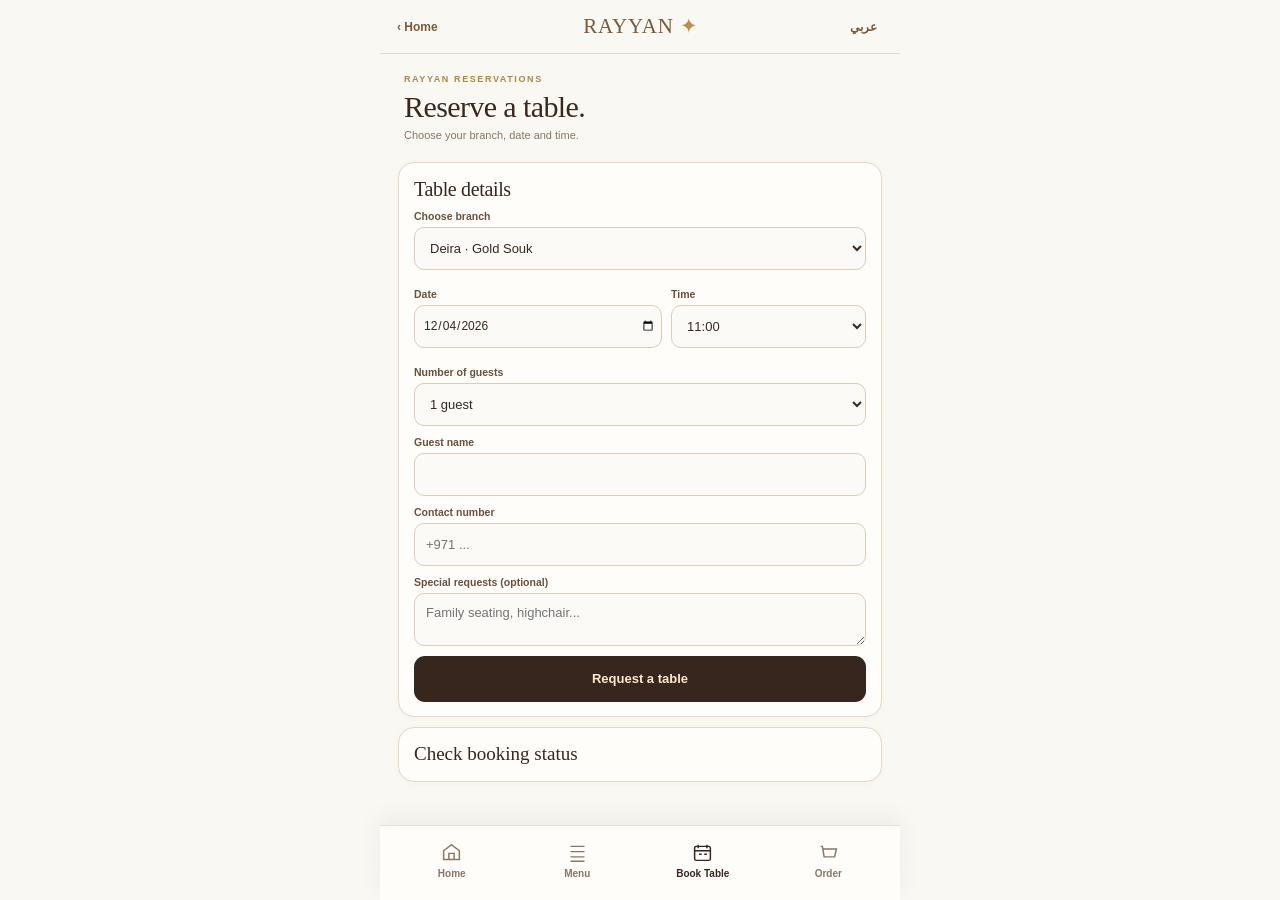
<file: book-table.html>
<!doctype html><html lang="en"><head><meta charset="utf-8"><meta name="viewport" content="width=device-width,initial-scale=1,viewport-fit=cover"><meta name="theme-color" content="#faf8f3"><title>Book a Table | Rayyan Mandi</title><style>
:root{--bg:#faf8f3;--ink:#38261e;--gold:#ba9052;--line:#e5d8c6;--muted:#867667}*{box-sizing:border-box}html{background:#e9e1d7}body{max-width:520px;background:var(--bg);color:var(--ink);margin:0 auto;min-height:100dvh;font-family:"Avenir Next",Arial,sans-serif;padding-bottom:87px}a{color:inherit;text-decoration:none}button,input,select,textarea{font:inherit}button{cursor:pointer}header{position:sticky;top:0;background:#faf8f3;display:flex;align-items:center;justify-content:space-between;padding:17px 20px;border-bottom:1px solid var(--line);z-index:5}header strong{font:500 23px Georgia,serif;letter-spacing:1px}header strong i{font-style:normal;color:var(--gold)}header a,header button{font-size:12px;color:#795a3c;border:0;background:transparent;font-weight:700}.hero{background:linear-gradient(135deg,#34241c,#50372a);color:#fff1d9;padding:34px 23px}.eyebrow{font-size:10px;letter-spacing:2.2px;font-weight:800;color:#d9b47a}.hero h1{font:500 39px/1.04 Georgia,serif;margin:12px 0}.hero p{font-size:12px;line-height:1.7;color:#e6d7c5;margin:0}.content{padding:17px}.panel{background:#fffdf9;border:1px solid var(--line);border-radius:16px;padding:18px;margin-bottom:13px}.panel h2{font:500 24px Georgia,serif;margin:0 0 17px}.field{margin:13px 0}.field label{display:block;font-size:11px;font-weight:750;color:#66503c;margin-bottom:7px}.field input,.field select,.field textarea{background:#fcfaf6;border:1px solid #ddcdb7;border-radius:10px;padding:12px;width:100%;min-height:47px;outline:0;color:#3e2c1e;font-size:14px}.field textarea{min-height:70px}.field input:focus,.field select:focus,.field textarea:focus{border-color:var(--gold);box-shadow:0 0 0 2px #c79e6240}.split{display:grid;grid-template-columns:1fr 1fr;gap:10px}.primary{border:0;background:#37261e;color:#fce9c9;border-radius:11px;min-height:50px;width:100%;font-size:13px;font-weight:800}.secondary{background:#f6eddf;color:#674b32;border:1px solid #dfcfb7;border-radius:10px;padding:12px;font-size:12px;font-weight:800}.note{font-size:11px;color:#8a7868;line-height:1.65}.notice{background:#f4eade;border:1px solid #e5d6c0;border-radius:12px;padding:13px;font-size:11px;line-height:1.6;color:#725940;margin-bottom:15px}.status{display:inline-block;border-radius:40px;padding:6px 11px;font-size:11px;font-weight:850;background:#fff0d6;color:#92620d}.summary{border:1px solid var(--line);padding:15px;border-radius:12px;margin-top:13px;background:#fbf6ed}.summary p{font-size:12px;color:#725b45;line-height:1.7}.summary strong{font-size:14px}.hidden{display:none!important}.bottom{position:fixed;bottom:0;left:50%;transform:translateX(-50%);width:100%;max-width:520px;background:#fffdf9;border-top:1px solid var(--line);display:flex;justify-content:space-around;padding:13px 8px max(16px,env(safe-area-inset-bottom));font-weight:700;font-size:11px;color:#806d5b}.bottom a{text-align:center}.bottom span{display:block;font-size:20px;margin-bottom:3px}html[dir=rtl] .hero,html[dir=rtl] .content{text-align:right}html[dir=rtl] .summary{text-align:right}
</style><link rel="stylesheet" href="nav-location.css?v=2"><style>
/* Native-app inspired compact reservation screen */
html{background:#faf8f3}
body{background:#faf8f3;max-width:520px;overflow-x:hidden}
header{height:54px;min-height:54px;padding:9px 17px;box-shadow:none}
header strong{font-size:21px;letter-spacing:.8px}
.hero{background:transparent;color:#39281e;padding:20px 19px 11px}
.eyebrow{color:#ad854c;font-size:9px;letter-spacing:1.6px}
.hero h1{font:500 30px/1.13 Georgia,serif;margin:6px 0 4px;letter-spacing:-.6px}
.hero p{font-size:11px;color:#887768;line-height:1.35}
.content{padding:5px 12px 18px}
.panel{background:#fffdf9;padding:15px 15px 14px;border-radius:16px;margin-bottom:10px;box-shadow:0 1px 7px rgba(73,50,31,.035)}
.panel h2{font-size:20px;margin:0 0 9px;letter-spacing:-.35px}
.field{margin:8px 0 10px;min-width:0}
.field label{font-size:10.5px;margin-bottom:5px;font-weight:700;color:#6a503d}
.field input,.field select,.field textarea{box-sizing:border-box;display:block;width:100%;min-width:0;max-width:100%;min-height:43px;height:43px;font-size:13px;line-height:20px;padding:9px 11px;background:#fbfaf6;color:#38291f;border-radius:10px}
.field textarea{height:53px;min-height:53px;resize:vertical}
.split{display:grid;grid-template-columns:minmax(0,1.12fr) minmax(0,.88fr);gap:9px;min-width:0}
.split .field{min-width:0}
.split input[type=date]{-webkit-appearance:none;appearance:none;text-align:start;font-size:12px;padding-left:8px;padding-right:5px}
.split select{font-size:13px}
.primary{min-height:46px;border-radius:11px}
#bookingForm{margin:0}
#bookingPanel .field:last-of-type{margin-bottom:10px}
.status-panel{padding:0 15px}
.status-panel details>summary{list-style:none;display:flex;align-items:center;justify-content:space-between;min-height:53px;cursor:pointer;font:500 19px Georgia,serif}
.status-panel details>summary::-webkit-details-marker{display:none}
.status-panel .disclosure-chevron{font:25px Arial,sans-serif;color:#b38e5a;transition:transform .15s ease}
.status-panel details[open] .disclosure-chevron{transform:rotate(180deg)}
.status-panel-content{border-top:1px solid var(--line);padding:8px 0 15px}
.status-panel-content .field{margin:9px 0}
#trackNote{font-size:10px;margin:5px 0}
#checkStatus{width:100%;min-height:42px}
#resultPanel{margin-bottom:10px}
#resultPanel .note{font-size:10px}
@media (max-width:350px){.split{grid-template-columns:minmax(0,1fr) minmax(0,1fr)}.split input[type=date]{font-size:11px}}
@media (min-width:600px){.content{padding:8px 18px}.hero{padding-left:24px}}
</style></head><body>
<header><a href="index.html">‹ <span id="home">Home</span></a><a href="index.html"><strong>RAYYAN <i>✦</i></strong></a><button id="language">عربي</button></header>
<div class="hero"><div class="eyebrow" id="eyebrow">RAYYAN RESERVATIONS</div><h1 id="heading">Reserve a table.</h1><p id="tagline">Choose your branch, date and time.</p></div>
<main class="content">
<section class="panel" id="bookingPanel"><h2 id="bookingTitle">Table details</h2><form id="bookingForm">
<div class="field"><label id="branchLabel" for="branch">Choose branch</label><select id="branch" required></select></div>
<div class="split"><div class="field"><label id="dateLabel" for="date">Date</label><input type="date" id="date" required></div><div class="field"><label id="timeLabel" for="time">Time</label><select id="time" required></select></div></div>
<div class="field"><label id="partyLabel" for="party">Number of guests</label><select id="party" required></select></div>
<div class="field"><label id="nameLabel" for="guest">Guest name</label><input id="guest" required maxlength="75" autocomplete="name"></div>
<div class="field"><label id="phoneLabel" for="phone">Contact number</label><input id="phone" type="tel" maxlength="25" required autocomplete="tel" placeholder="+971 ..."></div>
<div class="field"><label id="notesLabel" for="notes">Special requests (optional)</label><textarea id="notes" maxlength="280" placeholder="Family seating, highchair..."></textarea></div>
<button class="primary" id="submit" type="submit">Request a table</button></form></section>
<section class="panel hidden" id="resultPanel"><h2 id="resultTitle">Request received</h2><span class="status" id="resultStatus">Pending</span><div class="summary" id="resultDetails"></div><p class="note" id="resultNote">Saved in this browser only. The restaurant has not received this request.</p><button class="secondary" id="newBooking">New booking</button></section>
<section class="panel status-panel"><details id="statusDisclosure"><summary id="trackTitle">Check booking status <span class="disclosure-chevron">⌄</span></summary><div class="status-panel-content"><p class="note" id="trackNote">Enter your reference to check your saved request.</p><div class="field"><input id="lookup" placeholder="Booking reference" autocomplete="off"></div><button class="secondary" id="checkStatus">Check status</button><div id="trackResult"></div></div></details></section>
</main>
<nav class="bottom"><a href="index.html"><span>⌂</span>Home</a><a href="official-menu.html"><span>☷</span>Menu</a><a href="branches.html"><span>⌖</span>Branches</a><a href="book-table.html" style="color:#b18b50"><span>▦</span>Book Table</a></nav>
<script src="rayyan-branches-data.js"></script><script>
(()=>{
const $=id=>document.getElementById(id),KEY="rayyan_guest_booking_demo_v1",branches=window.RayyanBranches||[];let lang="en";const t={en:{home:"Home",eyebrow:"RAYYAN RESERVATIONS",heading:"Reserve a table.",tagline:"Choose your branch, date and time.",demoNotice:"Requests are saved in this browser only. Restaurant confirmation is not connected.",bookingTitle:"Table details",branchLabel:"Choose branch",dateLabel:"Date",timeLabel:"Time",partyLabel:"Number of guests",nameLabel:"Guest name",phoneLabel:"Contact number",notesLabel:"Special requests (optional)",submit:"Request a table",resultTitle:"Request received",resultNote:"Saved in this browser only. The restaurant has not received this request.",newBooking:"New booking",trackTitle:"Check booking status",trackNote:"Enter your reference to check your saved request.",checkStatus:"Check status",pending:"Pending",notfound:"No booking reference found in this browser.",reference:"Booking reference",guests:"guests",wrong:"Please enter a valid phone number."},ar:{home:"الرئيسية",eyebrow:"حجوزات الريان",heading:"احجز طاولتك.",tagline:"اختر الفرع والتاريخ والوقت.",demoNotice:"يُحفظ الطلب في هذا المتصفح فقط. تأكيد المطعم غير متصل حالياً.",bookingTitle:"تفاصيل الحجز",branchLabel:"اختر الفرع",dateLabel:"التاريخ",timeLabel:"الوقت",partyLabel:"عدد الضيوف",nameLabel:"اسم الضيف",phoneLabel:"رقم التواصل",notesLabel:"طلبات خاصة (اختياري)",submit:"طلب حجز",resultTitle:"تم إنشاء طلب حجز",resultNote:"محفوظ في هذا المتصفح فقط. لم يصل الطلب إلى المطعم.",newBooking:"حجز جديد",trackTitle:"متابعة حالة الحجز",trackNote:"أدخل رقم الحجز للتحقق من حالة الطلب المحفوظ.",checkStatus:"تحقق من الحالة",pending:"قيد المراجعة",notfound:"لا يوجد طلب حجز بهذا الرقم في هذا المتصفح.",reference:"رقم الحجز",guests:"ضيوف",wrong:"يرجى إدخال رقم هاتف صحيح."}};
const safe=s=>String(s).replace(/[&<>"]/g,x=>({"&":"&amp;","<":"&lt;",">":"&gt;",'"':"&quot;"}[x]));
function load(){try{return JSON.parse(localStorage.getItem(KEY)||"[]")}catch(e){return[]}}
function save(x){try{localStorage.setItem(KEY,JSON.stringify(x))}catch(e){}}
function labelBranch(id){let b=branches.find(b=>b.id===id);return b?(lang==="ar"?b.ar:b.name):id}
function card(b){return '<div class="summary"><strong>'+t[lang].reference+': '+safe(b.reference)+'</strong><p>'+safe(labelBranch(b.branch))+'<br>'+safe(b.date)+' · '+safe(b.time)+' · '+safe(b.party)+' '+t[lang].guests+'<br>'+safe(b.guest)+'</p><span class="status">'+t[lang].pending+'</span></div>'}
function render(){document.documentElement.lang=lang;document.documentElement.dir=lang==="ar"?"rtl":"ltr";for(const [id,x] of Object.entries(t[lang]))if($(id))$(id).innerHTML=x;$("language").textContent=lang==="en"?"عربي":"EN";let current=$("branch").value; $("branch").innerHTML=branches.map(b=>'<option value="'+b.id+'"'+(current===b.id?" selected":"")+'>'+safe(labelBranch(b.id))+'</option>').join("");if(!current)try{$("branch").value=new URLSearchParams(location.search).get("branch")||localStorage.getItem("rayyan_demo_branch")||"deira"}catch(e){};if(window.lastBooking)$("resultDetails").innerHTML=card(window.lastBooking)}
$("language").onclick=()=>{lang=lang==="en"?"ar":"en";render()};
const now=new Date();const today=now.getFullYear()+"-"+String(now.getMonth()+1).padStart(2,"0")+"-"+String(now.getDate()).padStart(2,"0");$("date").min=today;$("date").value=today;
for(let hour=11;hour<24;hour++)for(let minutes of ["00","30"]){const v=String(hour).padStart(2,"0")+":"+minutes;$("time").add(new Option(v,v))}
for(let n=1;n<=20;n++)$("party").add(new Option(n+" "+(n===1?"guest":"guests"),String(n)));
$("bookingForm").onsubmit=e=>{e.preventDefault();const phone=$("phone").value.trim();if(!/^\+?[0-9 ()-]{7,25}$/.test(phone)){alert(t[lang].wrong);return}const reference="RYD-"+Date.now().toString(36).toUpperCase()+"-"+Math.random().toString(36).slice(2,6).toUpperCase();const b={reference,status:"pending",branch:$("branch").value,date:$("date").value,time:$("time").value,party:$("party").value,guest:$("guest").value.trim(),phone,notes:$("notes").value.trim()};const all=load();all.push(b);save(all);window.lastBooking=b;$("resultDetails").innerHTML=card(b);$("bookingPanel").classList.add("hidden");$("resultPanel").classList.remove("hidden");$("lookup").value=reference;$("statusDisclosure").open=true;$("resultPanel").scrollIntoView({behavior:"smooth"});try{localStorage.setItem("rayyan_demo_branch",b.branch)}catch(e){}};
$("newBooking").onclick=()=>{$("resultPanel").classList.add("hidden");$("bookingPanel").classList.remove("hidden");$("bookingForm").reset();$("date").value=today};
$("checkStatus").onclick=()=>{const q=$("lookup").value.trim().toUpperCase();const b=load().find(x=>x.reference===q);$("trackResult").innerHTML=b?card(b):'<p class="note">'+t[lang].notfound+'</p>'};
render();
})();
</script><script src="nav-location.js?v=2"></script></body></html>
</file>
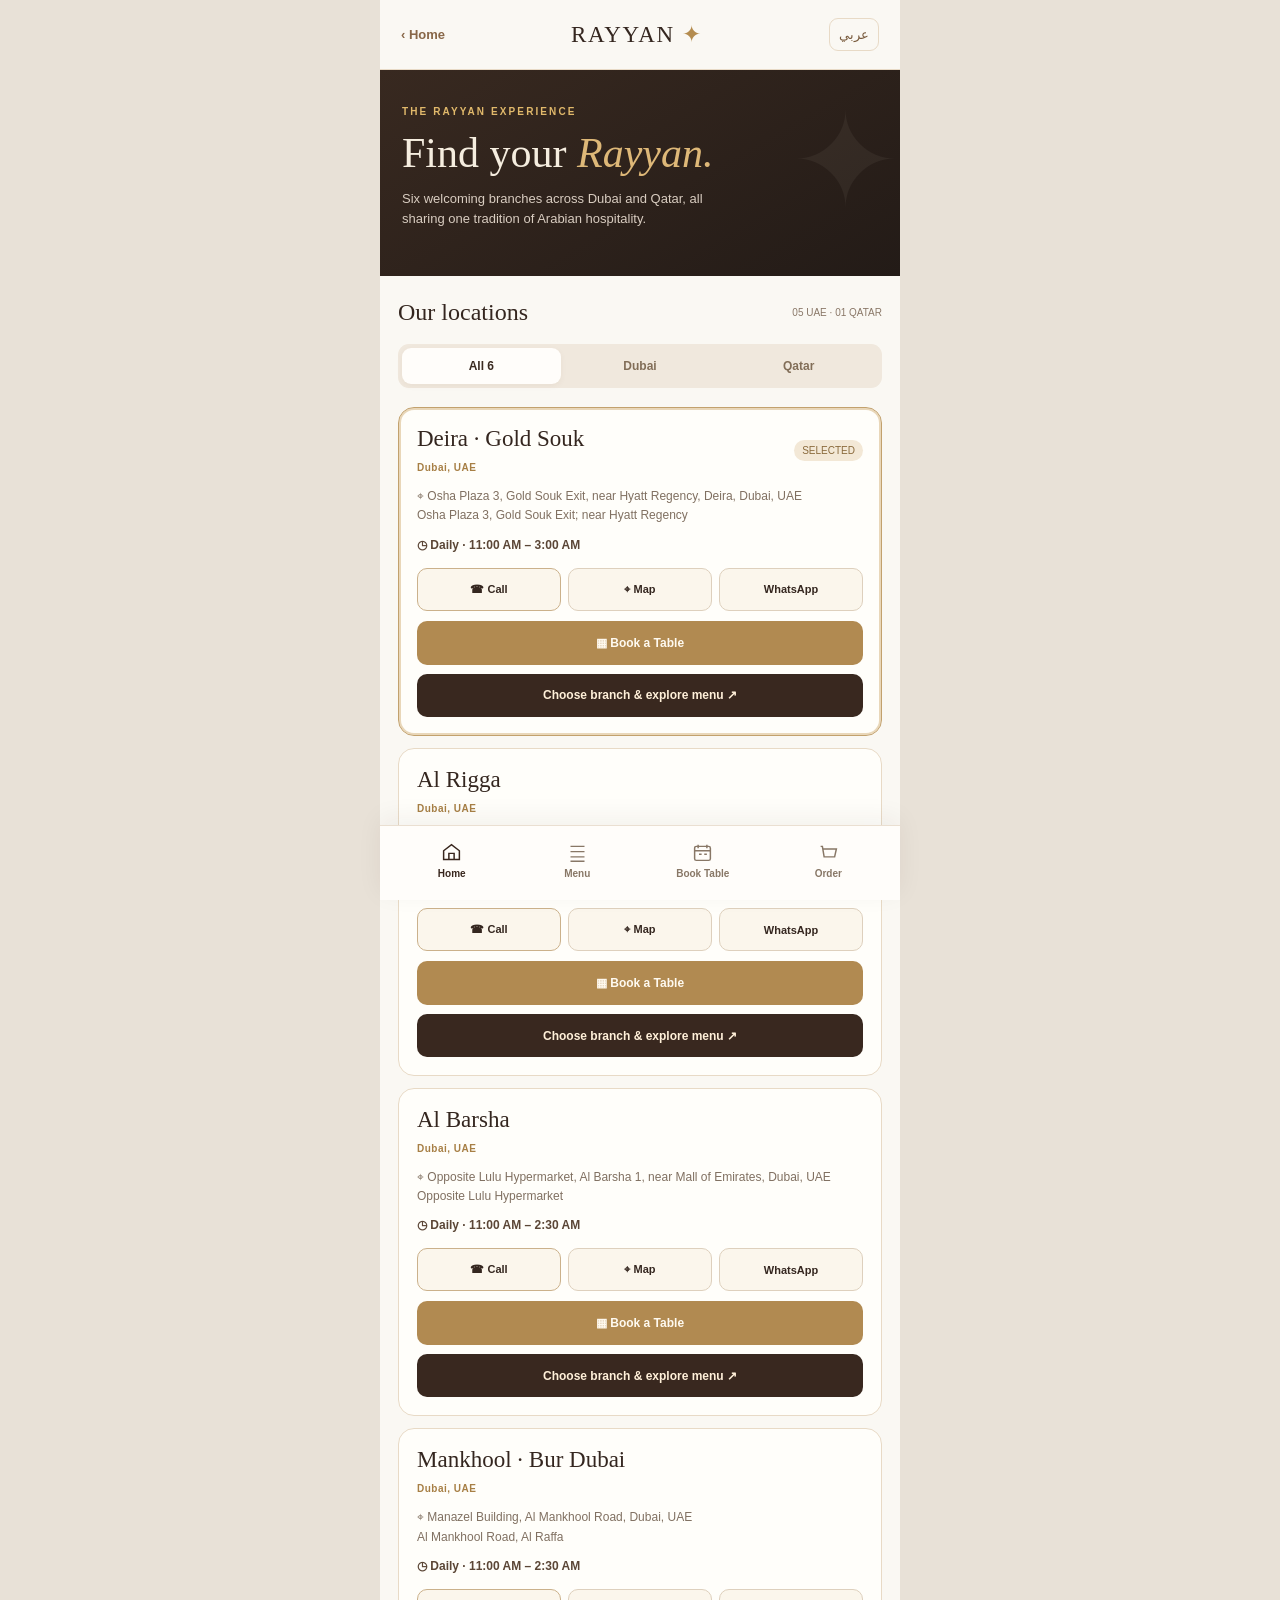
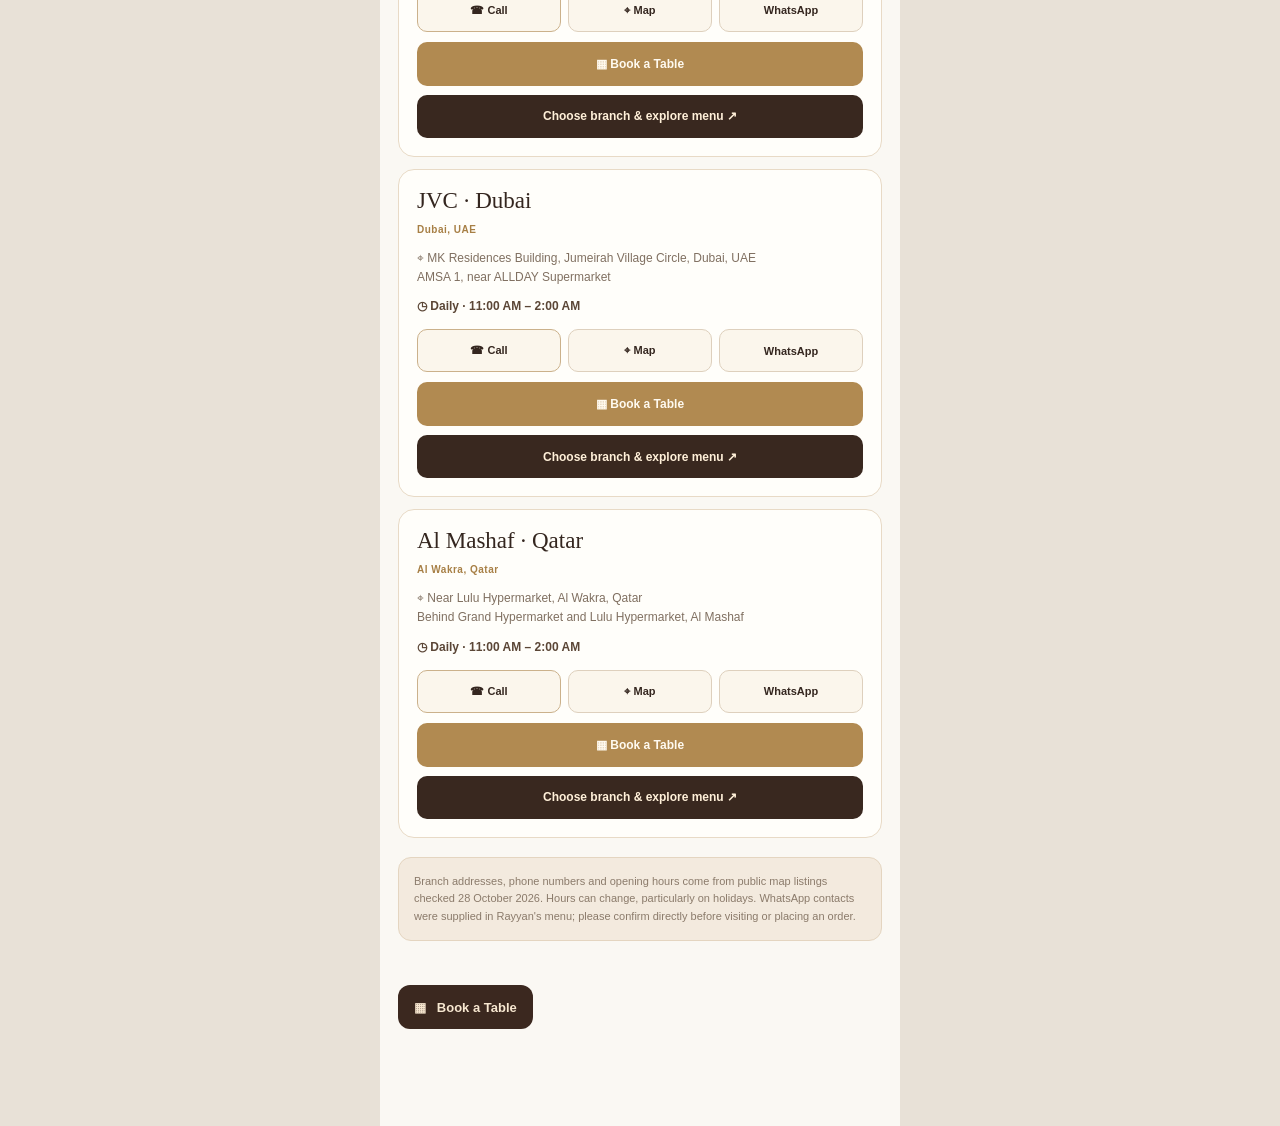
<file: branches.html>
<!doctype html>
<html lang="en"><head><meta charset="utf-8"><meta name="viewport" content="width=device-width, initial-scale=1, viewport-fit=cover"><meta name="theme-color" content="#faf8f3"><title>Rayyan Mandi | Our 6 Locations</title>
<style>
:root{--paper:#faf8f3;--ink:#34261f;--gold:#b48c4f;--line:#e8dac6;--muted:#8a7868}*{box-sizing:border-box}html{background:#e8e1d7}body{margin:0 auto;max-width:520px;font-family:"Avenir Next",Arial,sans-serif;background:var(--paper);color:var(--ink);min-height:100dvh;padding-bottom:90px}a{color:inherit;text-decoration:none}header{display:flex;align-items:center;justify-content:space-between;padding:18px 21px;border-bottom:1px solid var(--line);background:#faf8f3;position:sticky;top:0;z-index:3}header strong{font:500 23px Georgia,serif;letter-spacing:1.7px}header strong em{color:var(--gold);font-style:normal}header .back{font-size:13px;font-weight:700;color:#886748}header button{border:1px solid var(--line);background:transparent;border-radius:9px;padding:8px 9px;color:#795b3d}.hero{background:linear-gradient(150deg,#382920,#231b17);color:#f5eddf;padding:36px 22px 33px;position:relative;overflow:hidden}.hero:after{content:"✦";position:absolute;right:0;top:15px;font-size:130px;opacity:.05}.eyebrow{font-size:10px;color:#e1b96b;letter-spacing:2.1px;font-weight:700}.hero h1{font:normal 42px/1.04 Georgia,serif;margin:15px 0 10px}.hero em{font-style:italic;color:#deb878}.hero p{font-size:13px;line-height:1.6;color:#d9cdc1;max-width:330px}.content{padding:23px 18px}.intro{display:flex;justify-content:space-between;align-items:center;margin:0 0 18px}.intro strong{font:500 24px Georgia,serif}.intro small{font-size:10px;color:var(--muted)}.switch{display:flex;background:#f0e8dd;padding:4px;border-radius:11px;margin-bottom:19px}.switch button{border:0;background:transparent;padding:11px 12px;border-radius:9px;flex:1;font-size:12px;font-weight:700;color:#826e58;cursor:pointer}.switch button.active{background:#fffdfa;color:#3b2b21;box-shadow:0 2px 6px #62401b0d}.branch{background:#fffefa;border-radius:16px;border:1px solid var(--line);padding:18px;margin-bottom:12px}.branch.selected{border-color:#c2a16d;box-shadow:0 0 0 2px #e9d7b9 inset}.top{display:flex;justify-content:space-between;align-items:center;gap:12px}.top h2{font:500 23px Georgia,serif;margin:0 0 5px}.top b{font-size:10px;color:#a77f45;letter-spacing:.5px}.top mark{background:#f3e8d6;color:#8a6a3c;padding:5px 8px;font-size:10px;border-radius:99px;white-space:nowrap}.branch p{font-size:12px;color:#807061;line-height:1.6;margin:12px 0}.hours{font-size:12px;color:#5b4636;font-weight:700;margin-bottom:16px}.buttons{display:grid;grid-template-columns:repeat(3,1fr);gap:7px}.buttons a,.choose{display:grid;place-items:center;border:1px solid #ded0bd;border-radius:10px;font-size:11px;font-weight:700;min-height:43px;background:#fbf6ec}.choose{border:0;background:#39281f;color:#fff0d9;width:100%;margin-top:9px;cursor:pointer;font-size:12px}.buttons a:first-child{border-color:#cbb18b}.disclaimer{font-size:11px;color:#8b7b6b;line-height:1.6;background:#f3eade;border:1px solid #e4d5c0;padding:15px;border-radius:13px;margin-top:19px}.bottom{position:fixed;bottom:0;left:50%;transform:translateX(-50%);max-width:520px;width:100%;background:#fffdf9;border-top:1px solid var(--line);display:flex;justify-content:space-around;padding:13px 9px 19px;box-shadow:0 -5px 30px #36211511}.bottom a{font-size:11px;font-weight:700;color:#68513e;text-align:center}.bottom a.active{color:#b48c4f}html[dir=rtl] .content,html[dir=rtl] .hero,html[dir=rtl] .branch{text-align:right}html[dir=rtl] .branch .buttons{text-align:center}
</style><style>.reserve-branch{display:flex;align-items:center;justify-content:center;min-height:44px;background:#b18a51;color:#fffaf0;border-radius:10px;margin-top:10px;font-size:12px;font-weight:800;text-decoration:none}</style><link rel="stylesheet" href="nav-location.css?v=2"></head><body>
<header><a href="index.html" class="back">‹ <span id="back">Home</span></a><a href="index.html"><strong>RAYYAN <em>✦</em></strong></a><button id="langToggle" type="button">عربي</button></header>
<section class="hero"><div class="eyebrow" id="heroLabel">THE RAYYAN EXPERIENCE</div><h1 id="heroTitle">Find your <em>Rayyan.</em></h1><p id="heroText">Six welcoming branches across Dubai and Qatar, all sharing one tradition of Arabian hospitality.</p></section>
<main class="content"><div class="intro"><strong id="introTitle">Our locations</strong><small id="sixCount">05 UAE · 01 QATAR</small></div><div class="switch" id="countrySwitch"><button class="active" data-country="all">All 6</button><button data-country="uae">Dubai</button><button data-country="qatar">Qatar</button></div><div id="branchCards"></div><p class="disclaimer" id="disclaimer">Branch addresses, phone numbers and opening hours come from public map listings checked 28 October 2026. Hours can change, particularly on holidays. WhatsApp contacts were supplied in Rayyan's menu; please confirm directly before visiting or placing an order.</p></main>
<a href="book-table.html" style="display:inline-flex;align-items:center;justify-content:center;min-height:44px;padding:11px 16px;margin:10px 18px;border-radius:12px;background:#3b281f;color:#f7e7d0;font-size:13px;font-weight:800;text-decoration:none">▦ &nbsp; Book a Table</a><nav class="bottom" aria-label="Site navigation"><a href="index.html">⌂<br>Home</a><a href="official-menu.html">♧<br>Menu</a><a href="branches.html" class="active">⌖<br>Branches</a><a href="book-table.html">▦<br>Book Table</a></nav>
<script src="rayyan-branches-data.js"></script><script>
(function(){
var lang="en",country="all",data=window.RayyanBranches,root=document.getElementById("branchCards");
var labels={en:{home:"Home",heroLabel:"THE RAYYAN EXPERIENCE",heroTitle:"Find your <em>Rayyan.</em>",heroText:"Six welcoming branches across Dubai and Qatar, all sharing one tradition of Arabian hospitality.",title:"Our locations",total:"05 UAE · 01 QATAR",all:"All 6",dubai:"Dubai",qatar:"Qatar",selected:"SELECTED",hours:"Open hours",call:"☎ Call",maps:"⌖ Map",wa:"WhatsApp",select:"Choose branch & explore menu",note:"Branch addresses, phone numbers and opening hours come from public map listings checked 28 October 2026. Hours can change, particularly on holidays. WhatsApp contacts were supplied in Rayyan's menu; please confirm directly before visiting or placing an order."},ar:{home:"الرئيسية",heroLabel:"تجربة الريان",heroTitle:"اكتشف فروع <em>الريان.</em>",heroText:"ستة فروع في دبي وقطر، تجمعنا جميعاً أصالة الضيافة العربية.",title:"فروعنا",total:"٥ الإمارات · ١ قطر",all:"الكل",dubai:"دبي",qatar:"قطر",selected:"الفرع المختار",hours:"ساعات العمل",call:"☎ اتصال",maps:"⌖ خريطة",wa:"واتساب",select:"اختر الفرع واستعرض القائمة",note:"العناوين وأرقام الاتصال وساعات العمل من قوائم خرائط عامة تمت مراجعتها في ٢٨ أكتوبر ٢٠٢٦. قد تتغير الساعات خلال العطلات. أرقام واتساب من قائمة الريان المقدمة، يرجى تأكيد التفاصيل مباشرةً قبل الزيارة أو الطلب."}};
var esc=s=>String(s).replace(/[&<>"]/g,x=>({"&":"&amp;","<":"&lt;",">":"&gt;",'"':"&quot;"}[x]));
function update(){var t=labels[lang];document.documentElement.lang=lang;document.documentElement.dir=lang==="ar"?"rtl":"ltr";document.getElementById("langToggle").textContent=lang==="en"?"عربي":"EN";for(let [id,key] of [["back","home"],["heroLabel","heroLabel"],["heroTitle","heroTitle"],["heroText","heroText"],["introTitle","title"],["sixCount","total"],["disclaimer","note"]])document.getElementById(id).innerHTML=t[key];
document.querySelectorAll("#countrySwitch button").forEach(b=>{b.classList.toggle("active",b.dataset.country===country);b.textContent=t[b.dataset.country==="all"?"all":b.dataset.country==="uae"?"dubai":"qatar"]});
var selected="";try{selected=localStorage.getItem("rayyan_demo_branch")||"deira"}catch(e){}
root.innerHTML=data.filter(b=>country==="all"||b.country===country).map(b=>'<article class="branch '+(b.id===selected?"selected":"")+'"><div class="top"><div><h2>'+esc(lang==="ar"?b.ar:b.name)+'</h2><b>'+esc(b.city)+'</b></div>'+(b.id===selected?"<mark>"+t.selected+"</mark>":"")+'</div><p>⌖ '+esc(b.address)+'<br>'+esc(b.landmark)+'</p><div class="hours">◷ '+esc(lang==="ar"?b.hoursAr:b.hours)+'</div><div class="buttons"><a href="tel:'+b.phone+'">'+t.call+'</a><a target="_blank" rel="noopener" href="'+window.rayyanMaps(b)+'">'+t.maps+'</a><a href="https://wa.me/'+b.wa+'?text='+encodeURIComponent("Hello Rayyan Mandi "+b.name+", can you please confirm your menu and availability?")+'" target="_blank" rel="noopener">'+t.wa+'</a></div><a class="reserve-branch" href="book-table.html?branch='+encodeURIComponent(b.id)+'">▦ Book a Table</a><button class="choose" data-id="'+b.id+'">'+t.select+' ↗</button></article>').join("");
document.querySelectorAll(".choose").forEach(btn=>btn.onclick=()=>{try{localStorage.setItem("rayyan_demo_branch",btn.dataset.id)}catch(e){}location.href="official-menu.html"});
}
document.getElementById("langToggle").onclick=()=>{lang=lang==="en"?"ar":"en";update()};
document.querySelectorAll("#countrySwitch button").forEach(b=>b.onclick=()=>{country=b.dataset.country;update()});update();
})();
</script><script src="nav-location.js?v=2"></script></body></html>
</file>
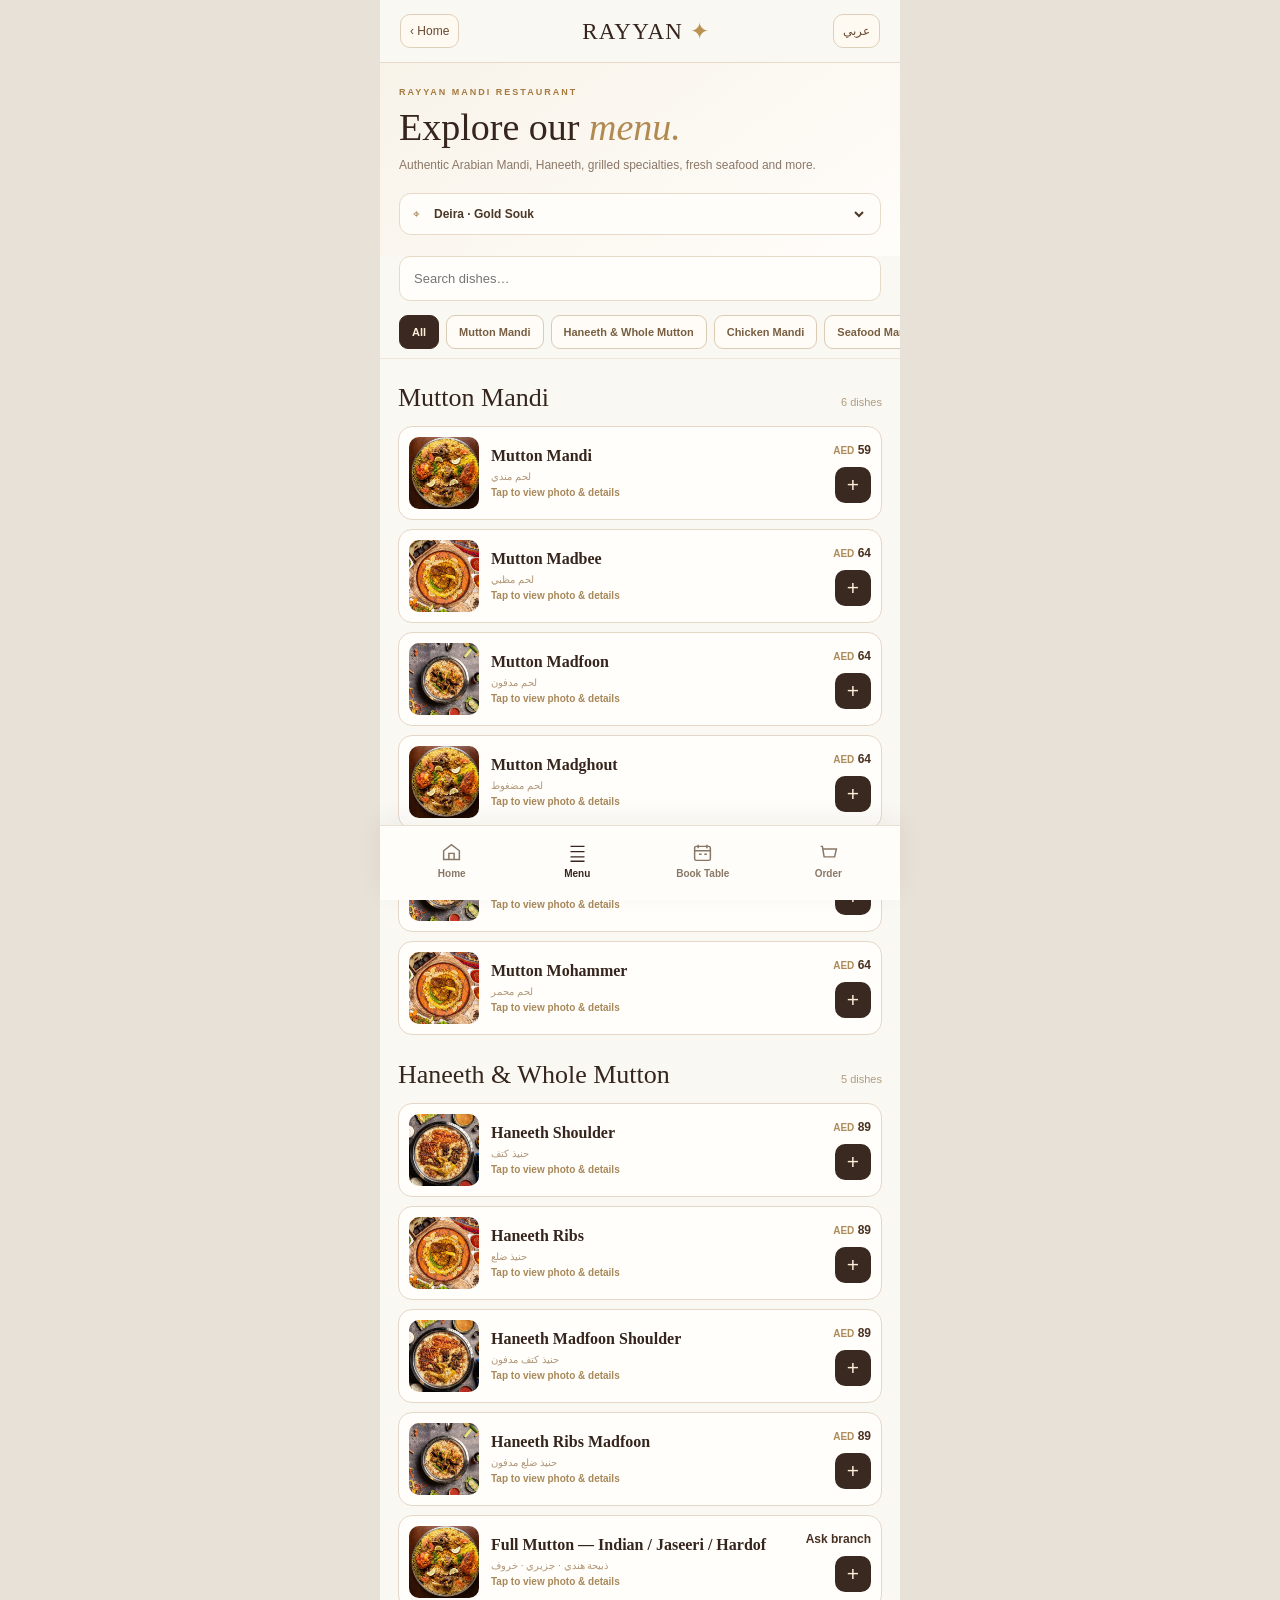
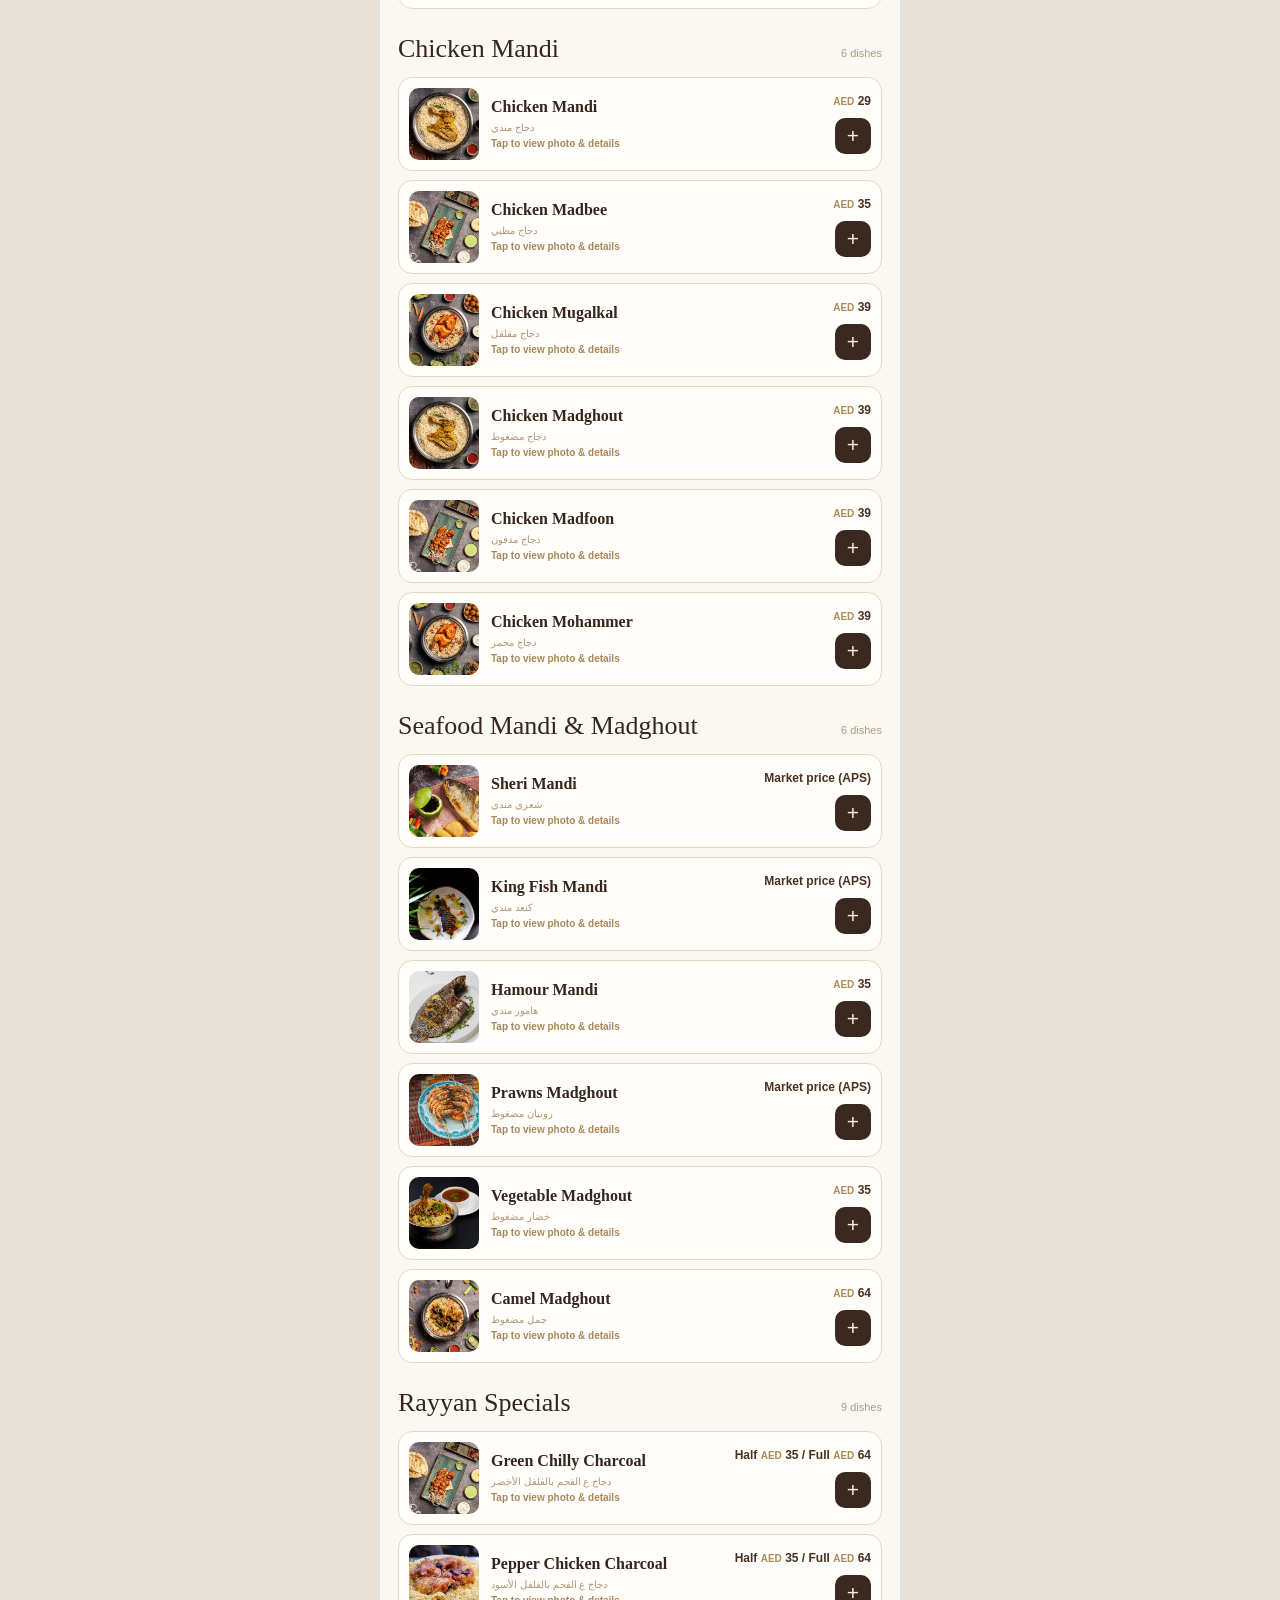
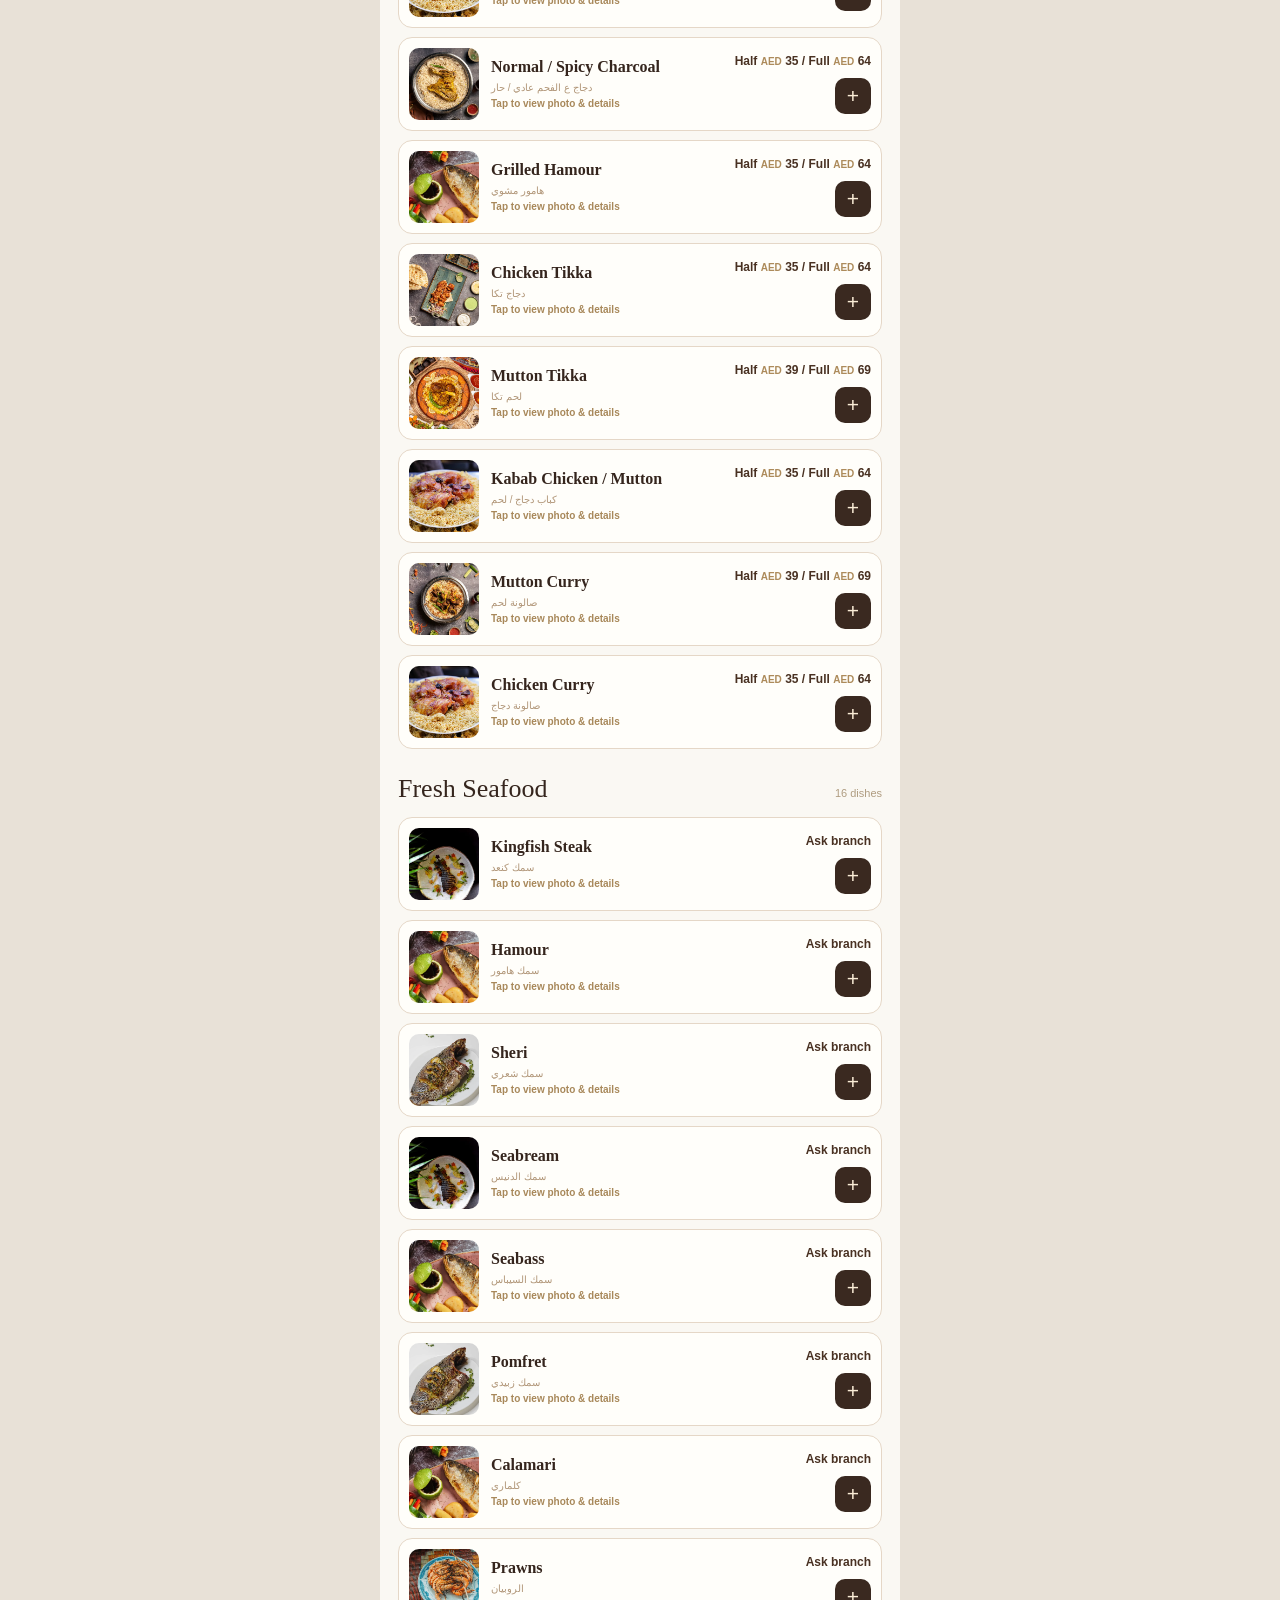
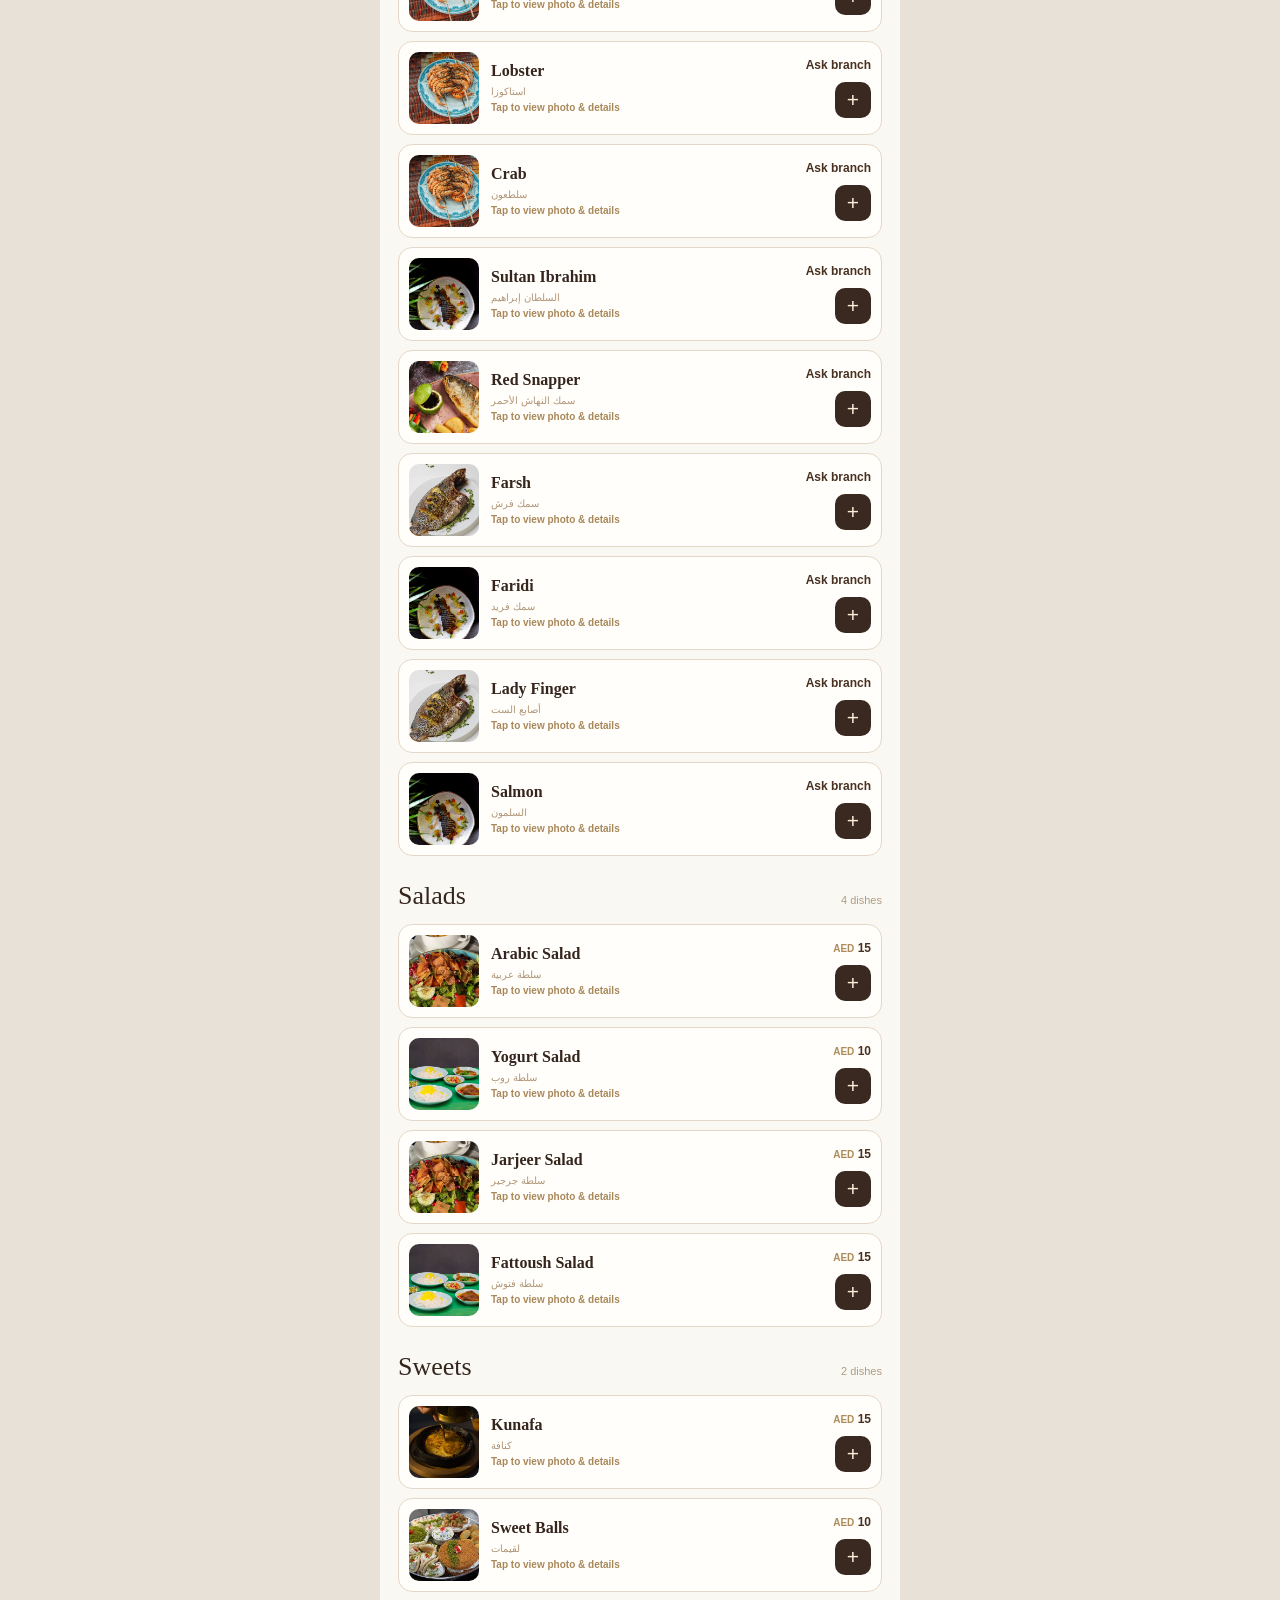
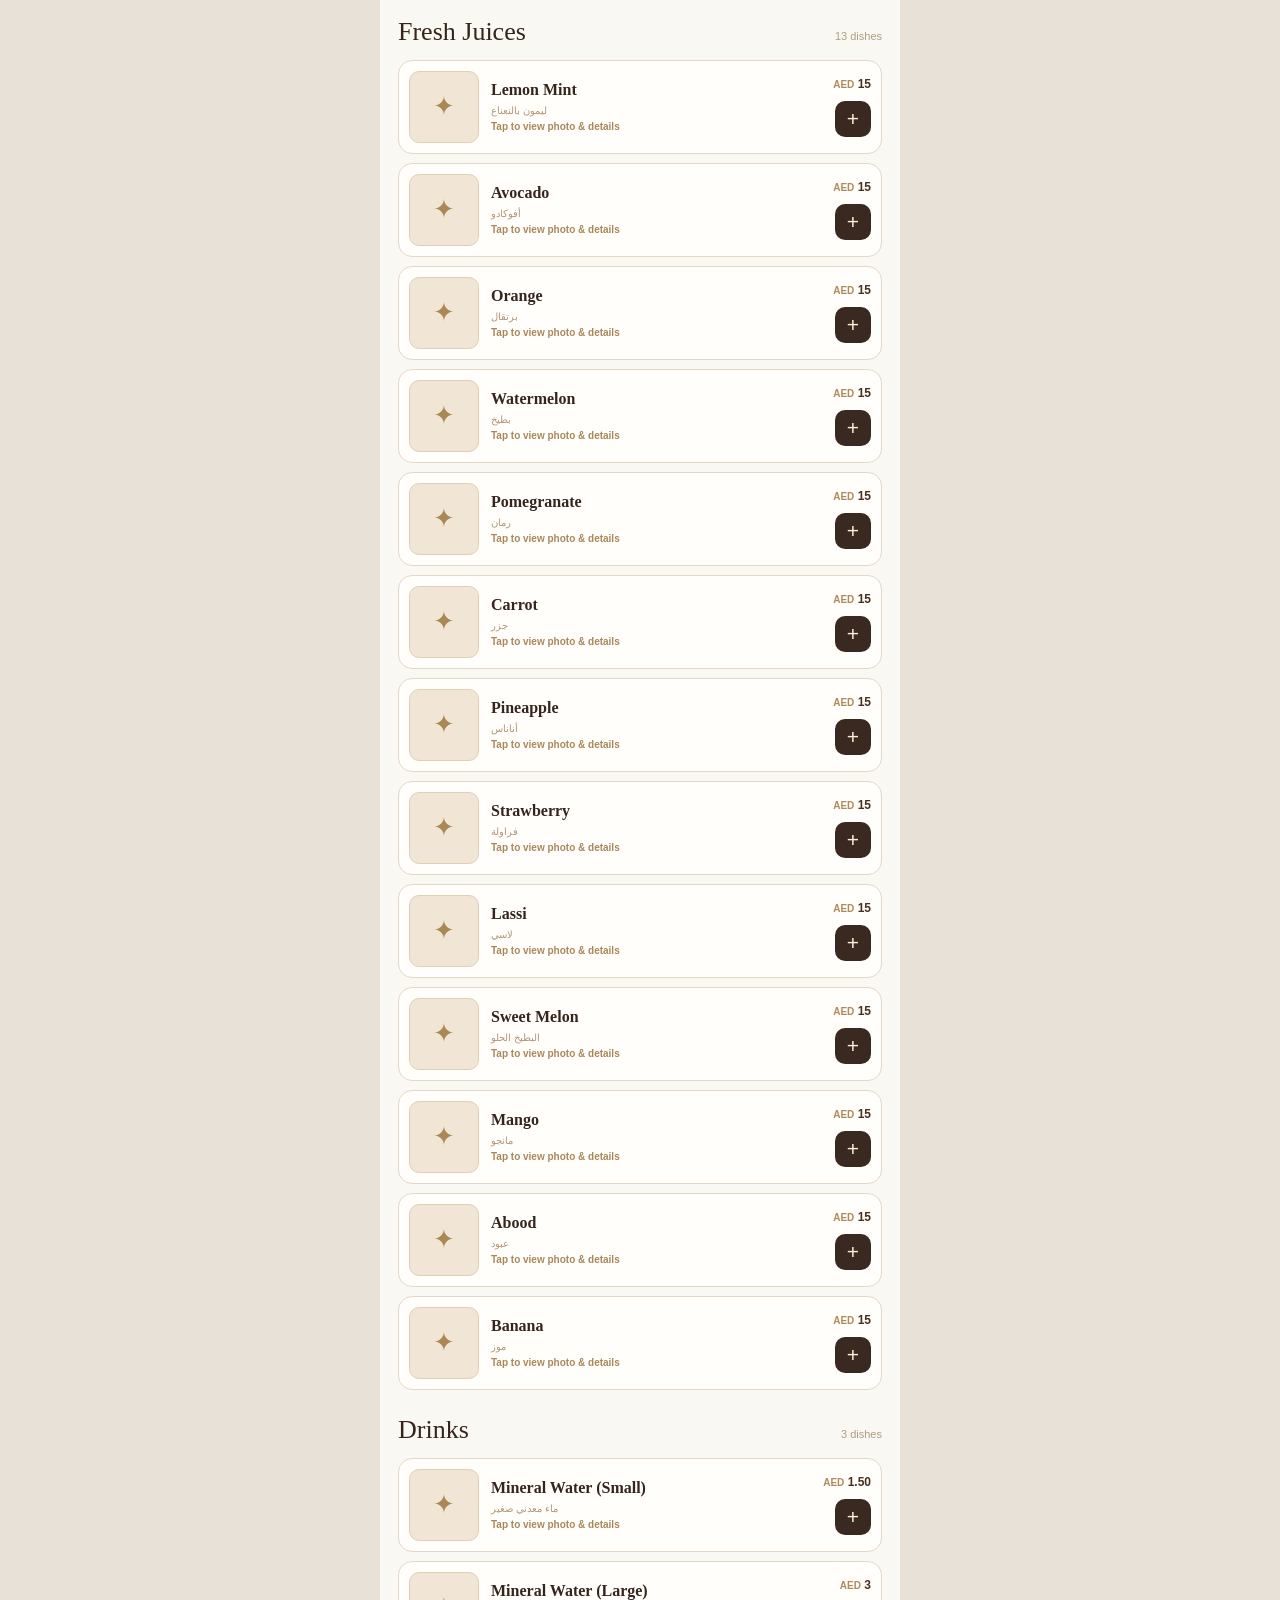
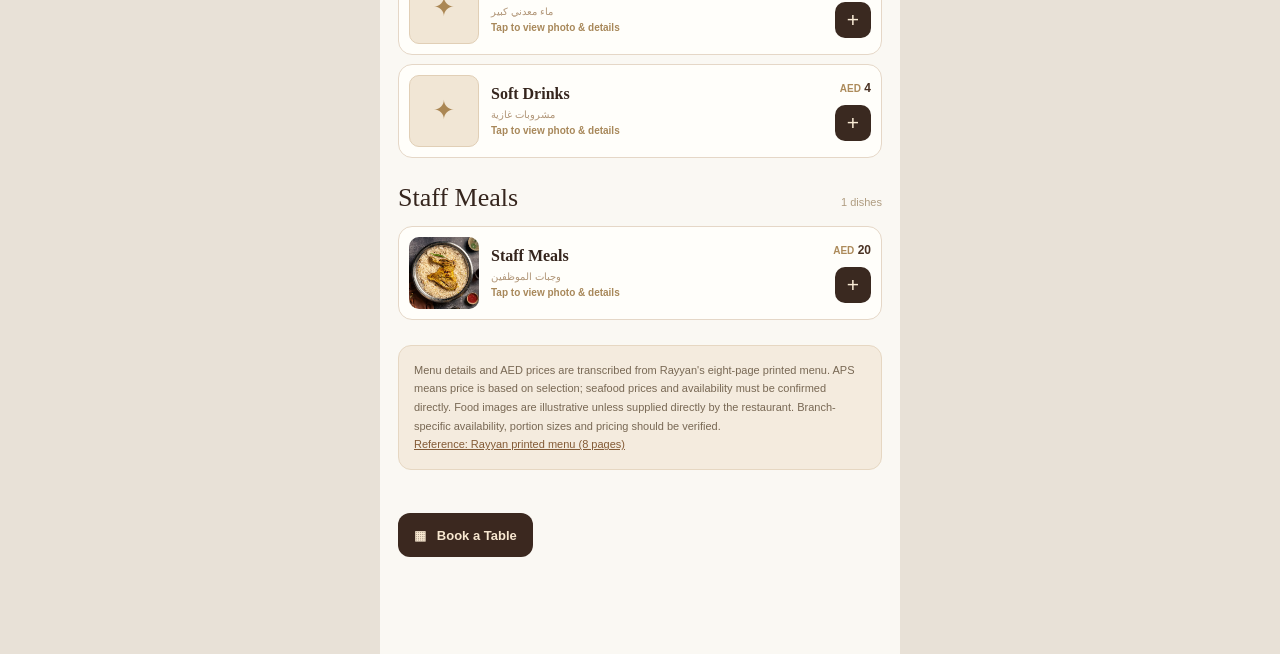
<file: official-menu.html>
<!doctype html><html lang="en"><head><meta charset="utf-8"><meta name="viewport" content="width=device-width, initial-scale=1,viewport-fit=cover"><meta name="theme-color" content="#f9f7f1"><title>Rayyan Mandi — Official Menu</title>
<style>
:root{--bg:#faf8f3;--cream:#f3ecdf;--ink:#35251d;--gold:#b99254;--line:#e7dac9;--muted:#87786d}*{box-sizing:border-box}html{background:#e8e1d7}body{max-width:520px;margin:0 auto;background:var(--bg);min-height:100dvh;padding-bottom:114px;color:var(--ink);font-family:"Avenir Next",Avenir,Arial,sans-serif}button,input,select{font:inherit}a{color:inherit;text-decoration:none}header{position:sticky;top:0;z-index:9;display:flex;justify-content:space-between;align-items:center;padding:14px 20px;border-bottom:1px solid var(--line);background:rgba(250,248,243,.97);backdrop-filter:blur(12px)}header strong{font:500 23px Georgia,serif;letter-spacing:1.2px}header strong span{color:var(--gold)}.iconbtn{border:1px solid #decfba;background:#fffaf1;border-radius:10px;padding:9px;color:#67482f;font-size:12px}.intro{padding:24px 19px 16px;background:linear-gradient(145deg,#f8f3e9,#fffdfa)}.eyebrow{font-size:9px;letter-spacing:2px;color:#a57a40;font-weight:800}.intro h1{font:500 38px/1.05 Georgia,serif;margin:11px 0 8px}.intro h1 em{font-style:italic;color:#b08a50}.intro p{font-size:12px;line-height:1.65;color:#8b7868;margin:0}.branch{border:1px solid var(--line);background:#fffdf9;border-radius:12px;padding:12px 13px;margin:17px 0 5px;display:flex;align-items:center;gap:10px}.branch span{font-size:12px;color:#9d7848}.branch select{border:0;background:transparent;flex:1;color:#4b3827;font-weight:700;font-size:12px;min-width:0;outline:0}.search{padding:0 19px}.search input{width:100%;height:45px;border:1px solid var(--line);background:#fffefa;border-radius:11px;padding:0 14px;font-size:13px;color:var(--ink);outline:0}.filters{display:flex;gap:7px;padding:14px 19px 9px;overflow-x:auto;scrollbar-width:none;position:sticky;top:62px;background:var(--bg);z-index:8;border-bottom:1px solid #f0e6d8}.filters::-webkit-scrollbar{display:none}.filters button{flex:none;border:1px solid #dccbb4;background:#fffcf7;color:#785f42;padding:10px 12px;border-radius:9px;font-weight:750;font-size:11px}.filters button.active{background:#3b2921;border-color:#3b2921;color:#fff0d7}.catalog{padding:6px 18px 15px}.group{scroll-margin-top:135px;margin:18px 0 25px}.group h2{font:500 26px Georgia,serif;margin:0 0 13px;display:flex;justify-content:space-between;align-items:baseline;gap:10px}.group h2 small{font:11px Arial,sans-serif;color:#af9c80;white-space:nowrap}.card{display:flex;gap:12px;align-items:center;min-height:91px;background:#fffefa;border:1px solid #e5d7c7;border-radius:14px;padding:10px;margin-bottom:9px}.photo{width:70px;height:72px;border-radius:10px;object-fit:cover;background:#efe4d2;flex:0 0 70px}.placeholder{width:70px;height:72px;border-radius:10px;display:grid;place-items:center;background:#f1e6d5;border:1px solid #e1cfb6;color:#ab8754;font:26px Georgia,serif;flex:0 0 70px}.details{flex:1;min-width:0}.details b{display:block;font:600 16px/1.14 Georgia,serif}.details small{display:block;font-size:10px;color:#b19678;margin-top:6px}.price{font-size:12px;font-weight:800;color:#493122;white-space:nowrap}.price small{font-size:10px;color:#ad8b5b}.price sup{vertical-align:baseline;font-size:9px}.actions{display:flex;flex-direction:column;gap:10px;align-items:end}.add{border:0;background:#3a2920;color:#faecd6;font-size:21px;border-radius:10px;width:36px;height:36px}.smallNote{font-size:9px;line-height:1.5;color:#9a8d7c;margin-top:6px}.footnote{background:#f4ebde;border:1px solid #e6d7c2;padding:15px;border-radius:13px;margin:18px 0;color:#786854;font-size:11px;line-height:1.7}.footnote a{text-decoration:underline;color:#835a35}.bottom{position:fixed;bottom:0;left:50%;transform:translateX(-50%);width:100%;max-width:520px;padding:12px 12px max(15px,env(safe-area-inset-bottom));border-top:1px solid var(--line);background:#fffefa;display:grid;grid-template-columns:56px 56px 56px 1fr;gap:7px;align-items:center;z-index:10}.bottom>a{font-size:10px;font-weight:800;text-align:center;color:#806e5c}.bottom>a span{display:block;font-size:20px;margin-bottom:3px}.bottom button{padding:15px 7px;border:0;border-radius:12px;background:#3b281e;color:#f7e5cc;font-size:13px;font-weight:800}.empty{padding:35px 15px;text-align:center;color:#8e7969;font-size:13px}html[dir=rtl] .intro,html[dir=rtl] .details,html[dir=rtl] .catalog{text-align:right}html[dir=rtl] .card{direction:rtl}
</style><link rel="stylesheet" href="dish-preview.css?v=1"><link rel="stylesheet" href="nav-location.css?v=2"></head><body>
<header><a href="index.html" class="iconbtn">‹ <span id="homeLabel">Home</span></a><a href="index.html"><strong>RAYYAN <span>✦</span></strong></a><button id="lang" class="iconbtn">عربي</button></header>
<div class="intro"><div class="eyebrow" id="eyebrow">RAYYAN MANDI RESTAURANT</div><h1 id="headline">Explore our <em>menu.</em></h1><p id="subheadline">Authentic Arabian Mandi, Haneeth, grilled specialties, fresh seafood and more.</p>
<label class="branch"><span>⌖</span><select id="branch" aria-label="Choose branch"></select></label></div>
<div class="search"><input id="search" type="search" placeholder="Search dishes…"></div>
<div class="filters" id="filters"></div><main class="catalog" id="catalog"><p class="empty">Loading menu…</p></main>
<div class="dish-overlay" id="dishOverlay" role="dialog" aria-modal="true" aria-labelledby="dishName" hidden>
  <div class="dish-sheet">
    <div class="dish-sheet-top"><strong>RAYYAN <span>✦</span></strong><button type="button" id="dishClose" class="dish-x" aria-label="Close dish details">×</button></div>
    <div class="dish-sheet-scroll">
      <div class="dish-hero" id="dishImageArea"></div>
      <div class="dish-sheet-content">
        <div class="dish-detail-category" id="dishCategory"></div>
        <h2 class="dish-detail-name" id="dishName"></h2>
        <div class="dish-detail-arabic" id="dishOtherName"></div>
        <div class="dish-detail-price" id="dishPrice"></div>
        <div class="dish-portion" id="dishPortion" hidden></div>
        <p class="dish-detail-note" id="dishPhotoNote"></p>
      </div>
    </div>
    <div class="dish-sheet-footer">
      <div class="dish-qty"><button type="button" id="dishMinus" aria-label="Decrease quantity">−</button><output id="dishQty">1</output><button type="button" id="dishPlus" aria-label="Increase quantity">+</button></div>
      <button type="button" class="dish-submit" id="dishAdd">Add to order</button>
    </div>
  </div>
</div>
<div class="dish-lightbox" id="dishLightbox" role="dialog" aria-modal="true" aria-label="Full size dish image" hidden>
  <button type="button" id="dishZoomClose" class="dish-x" aria-label="Close enlarged photograph">×</button>
  <img id="dishZoomImg" alt="Enlarged illustrative food photograph">
</div>
<a href="book-table.html" style="display:inline-flex;align-items:center;justify-content:center;min-height:44px;padding:11px 16px;margin:10px 18px;border-radius:12px;background:#3b281f;color:#f7e7d0;font-size:13px;font-weight:800;text-decoration:none">▦ &nbsp; Book a Table</a><nav class="bottom" aria-label="Main navigation"><a href="index.html"><span>⌂</span>Home</a><a href="official-menu.html"><span>☷</span>Menu</a><a href="branches.html"><span>⌖</span>Locations</a><a href="book-table.html" class="rayyan-nav-book"><span>▦</span>Book Table</a><button id="order">◫ <span id="orderText">Order now</span> <span id="count"></span></button></nav>
<script src="rayyan-branches-data.js"></script>
<script>
(async()=>{
 const $=id=>document.getElementById(id),escape=s=>String(s).replace(/[&<>"']/g,x=>({"&":"&amp;","<":"&lt;",">":"&gt;",'"':"&quot;","'":"&#39;"}[x]));
 let menu;try{const r=await fetch("data/official-menu.json?v=20261029",{cache:"no-store"});if(!r.ok)throw Error("menu data unavailable");menu=await r.json()}catch(e){$("catalog").innerHTML='<p class="empty">Unable to load the menu. Please refresh.</p>';return}
 let lang="en",group="all",query="",cart={};
 const branches=window.RayyanBranches||[];
 let selected="deira";try{selected=localStorage.getItem("rayyan_demo_branch")||selected;const saved=JSON.parse(localStorage.getItem("rayyan_demo_cart_v2")||"{}");for(const p of saved.items||[])if(p.id&&p.qty)cart[p.id]=p.qty}catch(e){}
 if(!branches.some(b=>b.id===selected))selected=branches[0]?.id||"deira";
 const labels={en:{head:"Explore our <em>menu.</em>",intro:"Authentic Arabian Mandi, Haneeth, grilled specialties, fresh seafood and more.",all:"All",search:"Search dishes…",order:"Order now",confirm:"Ask branch",aps:"Market price",half:"Half",full:"Full",note:"Menu details and AED prices are transcribed from Rayyan's eight-page printed menu. APS means price is based on selection; seafood prices and availability must be confirmed directly. Food images are illustrative unless supplied directly by the restaurant. Branch-specific availability, portion sizes and pricing should be verified.",source:"Reference: Rayyan printed menu (8 pages)",no:"No dishes match your search.",home:"Home"},
 ar:{head:"اكتشف <em>قائمة الريان.</em>",intro:"المندي الأصيل والحنيذ والمشاوي والأسماك الطازجة والمزيد.",all:"الكل",search:"ابحث عن طبق…",order:"اطلب الآن",confirm:"اسأل الفرع",aps:"حسب السعر",half:"نصف",full:"كامل",note:"الأسعار بالدرهم الإماراتي من القائمة المطبوعة المكونة من ثماني صفحات. APS تعني السعر حسب النوع، ويجب تأكيد أسعار وتوفر المأكولات البحرية مع الفرع. الصور توضيحية، ويجب تأكيد التوفر وأسعار الفروع قبل الطلب.",source:"المرجع: قائمة الريان المطبوعة",no:"لا توجد نتائج.",home:"الرئيسية"}};
 function branch(){return branches.find(b=>b.id===selected)||branches[0]}
 function save(){try{localStorage.setItem("rayyan_demo_branch",selected);const items=Object.entries(cart).filter(([,qty])=>qty>0).map(([id,qty])=>{const p=menu.items.find(x=>x.id===id.replace(/-(half|full)$/,""));if(!p)return null;const portion=id.endsWith("-full")?"full":id.endsWith("-half")?"half":null;return {id,name:p.name+(portion?" ("+portion+")":""),ar:p.ar+(portion?" ("+portion+")":""),price:portion?p[portion]:p.price,qty,pricing:p.priceType,half:p.half,full:p.full}}).filter(Boolean);localStorage.setItem("rayyan_demo_cart_v2",JSON.stringify({items,branchId:selected,updatedAt:new Date().toISOString()}))}catch(e){}}
 function price(p){const t=labels[lang];if(p.priceType==="half-full")return t.half+" <small>AED</small> "+p.half+" / "+t.full+" <small>AED</small> "+p.full;if(p.priceType==="aps")return t.aps+" (APS)";if(p.priceType==="availability"||p.priceType==="confirm")return t.confirm;return '<small>AED</small> '+(Number.isInteger(p.price)?p.price:p.price.toFixed(2))}

 let currentDish=null,detailQty=1,detailPortion="half",previousFocus=null;
 function detailWords(){
   return lang==="ar"?
     {view:"عرض صورة وتفاصيل الطبق",zoom:"عرض الصورة بحجم أكبر",none:"صورة هذا الطبق غير متوفرة حالياً",illustrative:"الصورة توضيحية؛ وقد يختلف تقديم الطبق في المطعم. يرجى تأكيد التوفر والسعر مع الفرع.",portion:"اختر الحجم",half:"نصف",full:"كامل",add:"إضافة إلى الطلب",confirm:"السعر والتوفر يُؤكدان مع الفرع",close:"إغلاق"}:
     {view:"View dish photo and details",zoom:"Enlarge photo",none:"Photo not available for this dish yet",illustrative:"Illustrative food photo. Actual presentation may vary. Please confirm price and availability with your branch.",portion:"Choose portion",half:"Half",full:"Full",add:"Add to order",confirm:"Confirm price and availability with branch",close:"Close"};
 }
 function updateDishPrice(){
   if(!currentDish)return;
   const t=detailWords(),qatar=branch()?.country==="qatar",p=currentDish;
   const shown=qatar? t.confirm :
     p.priceType==="half-full" ? '<small>AED </small>'+(detailPortion==="full"?p.full:p.half) :
     price(p);
   $("dishPrice").innerHTML=shown;
   if(p.priceType==="half-full"){
     $("dishPortion").hidden=false;
     $("dishPortion").innerHTML=
       '<button type="button" data-portion="half" class="'+(detailPortion==="half"?"selected":"")+'">'+t.half+' · AED '+p.half+'</button>'+
       '<button type="button" data-portion="full" class="'+(detailPortion==="full"?"selected":"")+'">'+t.full+' · AED '+p.full+'</button>';
     $("dishPortion").querySelectorAll("[data-portion]").forEach(btn=>btn.onclick=()=>{detailPortion=btn.dataset.portion;updateDishPrice()});
   }else {$("dishPortion").hidden=true;$("dishPortion").innerHTML=""}
 }
 function openDish(id){
   const p=menu.items.find(item=>item.id===id);if(!p)return;
   currentDish=p;detailQty=1;detailPortion="half";previousFocus=document.activeElement;
   const t=detailWords(),g=menu.groups.find(group=>group.id===p.group);
   $("dishOverlay").dir=lang==="ar"?"rtl":"ltr";
   $("dishCategory").textContent=g?(lang==="ar"?g.ar:g.en):"RAYYAN";
   $("dishName").textContent=lang==="ar"?p.ar:p.name;
   $("dishOtherName").textContent=lang==="ar"?p.name:p.ar;
   $("dishQty").textContent="1";
   $("dishPhotoNote").textContent=p.photo?t.illustrative:t.none+". "+t.confirm+".";
   $("dishAdd").textContent=t.add;
   $("dishClose").setAttribute("aria-label",t.close);
   const image=$("dishImageArea");
   if(p.photo){
     image.innerHTML='<img id="dishHeroImg" src="'+escape(p.photo)+'" alt="'+escape(lang==="ar"?p.ar:p.name)+'"><button type="button" id="dishZoom" class="dish-zoom">'+t.zoom+' ⤢</button>';
     image.querySelector("img").onerror=()=>{image.innerHTML='<div class="dish-no-photo"><strong>✦</strong><span>'+t.none+'</span></div>';};
     $("dishZoom").onclick=()=>{$("dishZoomImg").src=p.photo;$("dishLightbox").hidden=false;$("dishZoomClose").focus()};
   }else image.innerHTML='<div class="dish-no-photo"><strong>✦</strong><span>'+t.none+'</span></div>';
   updateDishPrice();
   $("dishOverlay").hidden=false;
   document.body.style.overflow="hidden";
   $("dishClose").focus();
 }
 function closeDish(){
   $("dishLightbox").hidden=true;$("dishOverlay").hidden=true;
   document.body.style.overflow="";
   currentDish=null;
   if(previousFocus?.isConnected)previousFocus.focus();
 }
 $("dishClose").onclick=closeDish;
 $("dishOverlay").onclick=event=>{if(event.target===$("dishOverlay"))closeDish()};
 $("dishZoomClose").onclick=()=>{$("dishLightbox").hidden=true;$("dishClose").focus()};
 $("dishLightbox").onclick=e=>{if(e.target===$("dishLightbox"))$("dishZoomClose").click()};
 $("dishMinus").onclick=()=>{detailQty=Math.max(1,detailQty-1);$("dishQty").textContent=detailQty};
 $("dishPlus").onclick=()=>{detailQty=Math.min(99,detailQty+1);$("dishQty").textContent=detailQty};
 $("dishAdd").onclick=()=>{
   if(!currentDish)return;
   const id=currentDish.id+(currentDish.priceType==="half-full"?"-"+detailPortion:"");
   cart[id]=(cart[id]||0)+detailQty;
   save();updateCount();closeDish();
 };
 $("catalog").addEventListener("click",e=>{
   const item=e.target.closest("[data-view]");
   if(item)openDish(item.dataset.view);
 });
 $("catalog").addEventListener("keydown",e=>{
   if((e.key==="Enter"||e.key===" ")&&e.target.matches("[data-view]")){e.preventDefault();openDish(e.target.dataset.view)}
 });
 document.addEventListener("keydown",e=>{
   if(e.key!=="Escape")return;
   if(!$("dishLightbox").hidden){$("dishZoomClose").click();return}
   if(!$("dishOverlay").hidden){closeDish();return}
 });

 function render(){
 const t=labels[lang];document.documentElement.lang=lang;document.documentElement.dir=lang==="ar"?"rtl":"ltr";$("lang").textContent=lang==="en"?"عربي":"EN";$("homeLabel").textContent=t.home;$("headline").innerHTML=t.head;$("subheadline").textContent=t.intro;$("search").placeholder=t.search;$("orderText").textContent=t.order;
 $("branch").innerHTML=branches.map(b=>'<option value="'+b.id+'"'+(selected===b.id?" selected":"")+'>'+escape(lang==="ar"?b.ar:b.name)+'</option>').join("");
 $("filters").innerHTML=[{id:"all",en:t.all,ar:t.all},...menu.groups].map(g=>'<button data-group="'+g.id+'" class="'+(group===g.id?"active":"")+'">'+escape(lang==="ar"?g.ar:g.en)+'</button>').join("");
 $("filters").querySelectorAll("button").forEach(b=>b.onclick=()=>{group=b.dataset.group;render()});
 const groups=menu.groups.map(g=>({...g,items:menu.items.filter(p=>(group==="all"||p.group===group)&&p.group===g.id&&(!query||(p.name+" "+p.ar).toLowerCase().includes(query)))})).filter(g=>g.items.length);
 $("catalog").innerHTML=groups.length?groups.map(g=>'<section class="group"><h2>'+escape(lang==="ar"?g.ar:g.en)+' <small>'+g.items.length+' dishes</small></h2>'+g.items.map(p=>{
 const photo=p.photo?'<img class="photo" loading="lazy" decoding="async" src="'+escape(p.photo)+'" alt="Illustrative dish photo" onerror="this.style.opacity=0">':'<div class="placeholder">✦</div>';
 return '<article class="card"><button type="button" class="dish-view" data-view="'+p.id+'" aria-label="'+(lang==="ar"?"عرض صورة وتفاصيل ":"View photo and details for ")+escape(lang==="ar"?p.ar:p.name)+'">'+photo+'<div class="details"><b>'+escape(lang==="ar"?p.ar:p.name)+'</b><small>'+escape(lang==="ar"?p.name:p.ar)+'</small><span class="view-hint">'+(lang==="ar"?"اضغط لعرض الصورة والتفاصيل":"Tap to view photo & details")+'</span></div></button><div class="actions"><div class="price">'+price(p)+'</div><button class="add" data-add="'+p.id+'" aria-label="Add dish">+</button></div></article>'}).join("")+'</section>').join("")+'<div class="footnote">'+t.note+'<br><a href="data/official-menu.json">'+t.source+'</a></div>':'<p class="empty">'+t.no+'</p>';
 document.querySelectorAll("[data-add]").forEach(b=>b.onclick=()=>{const p=menu.items.find(x=>x.id===b.dataset.add);let key=b.dataset.add;if(p&&p.priceType==="half-full"){const full=confirm((lang==="ar"?"هل تريد الحجم الكامل؟ اختر إلغاء للنصف.":"Choose FULL portion (AED "+p.full+")? Tap Cancel for HALF (AED "+p.half+")."));key+="-"+(full?"full":"half")}cart[key]=(cart[key]||0)+1;save();updateCount()});
 updateCount()
 }
 function updateCount(){let n=Object.values(cart).reduce((a,b)=>a+b,0);$("count").textContent=n?"("+n+")":""}
 $("branch").onchange=e=>{selected=e.target.value;save();render()};
 $("lang").onclick=()=>{lang=lang==="en"?"ar":"en";render()};
 $("search").oninput=e=>{query=e.target.value.trim().toLowerCase();render()};
 $("order").onclick=()=>{if(!Object.values(cart).some(n=>n>0)){alert(lang==="ar"?"أضف طبقاً أولاً":"Please add a dish first.");return}save();location.href="order.html"};
 render();
})();
</script><script src="nav-location.js?v=2"></script></body></html>
</file>
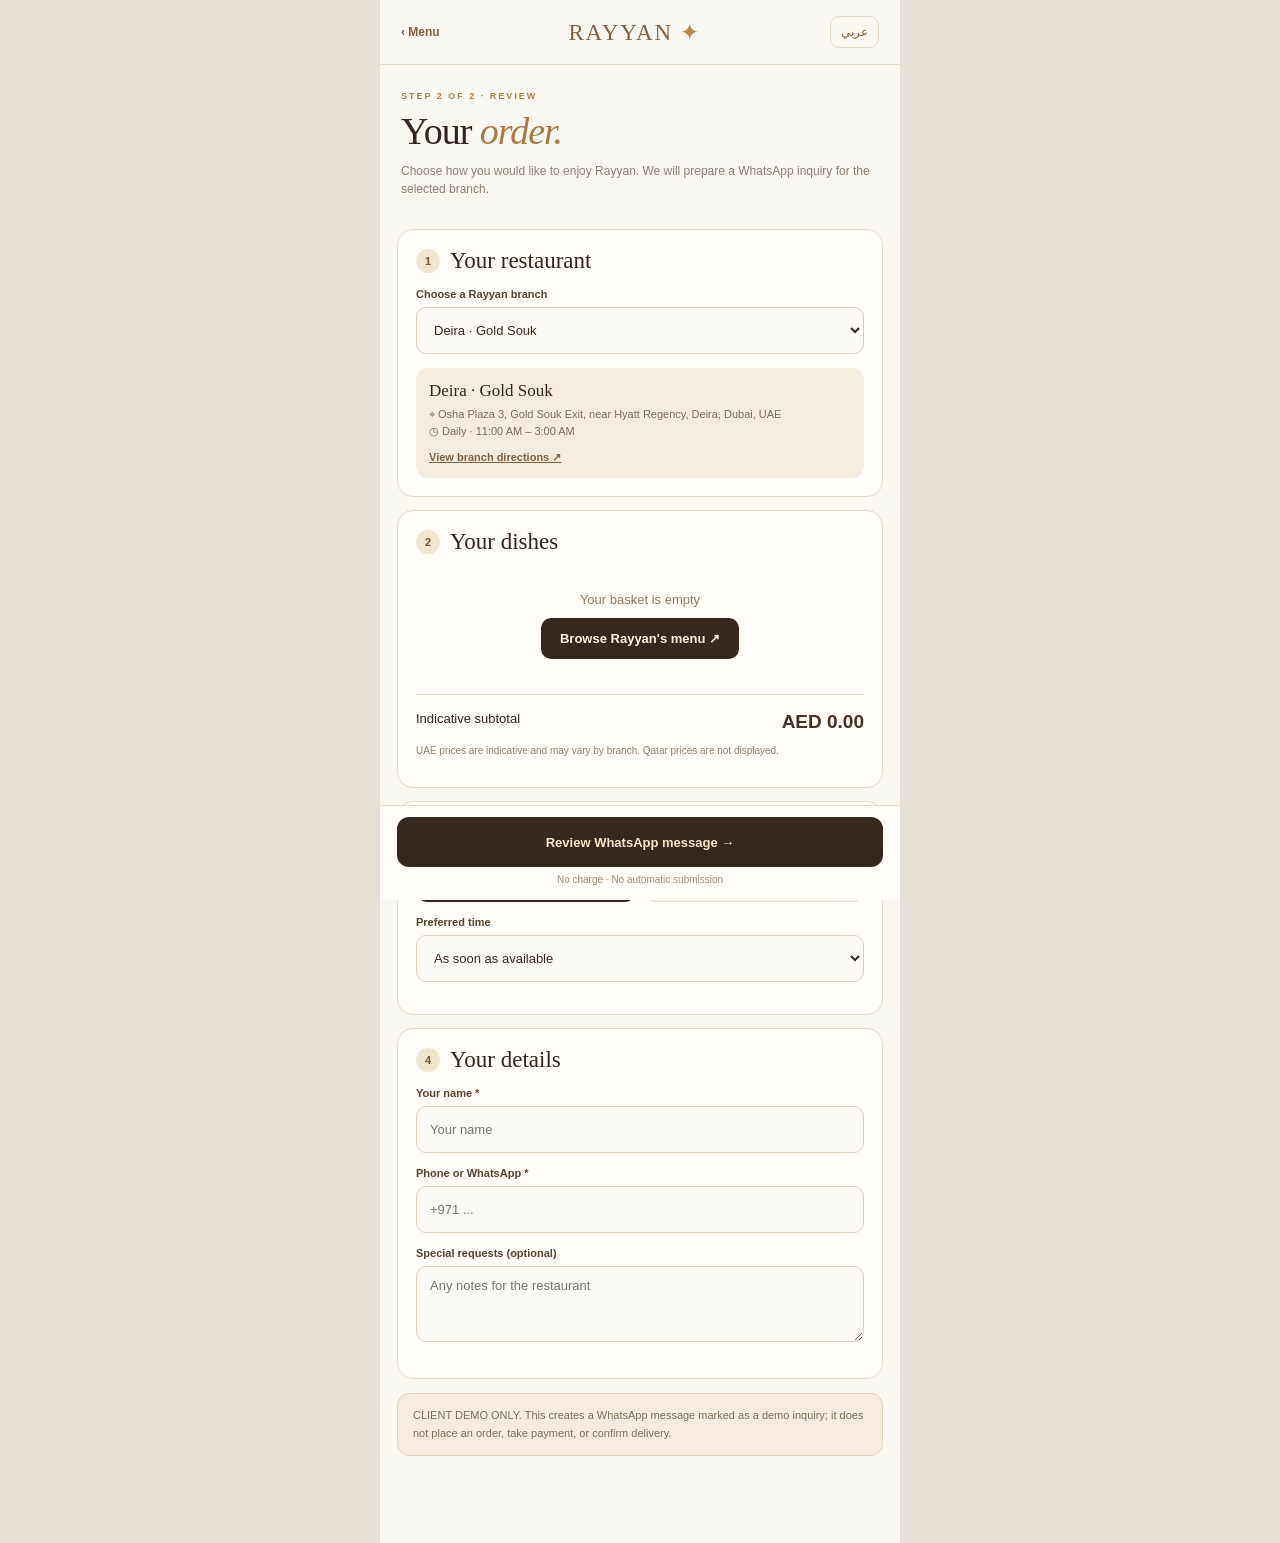
<file: order.html>
<!doctype html><html lang="en"><head><meta charset="utf-8"><meta name="viewport" content="width=device-width,initial-scale=1,viewport-fit=cover"><meta name="theme-color" content="#faf8f3"><title>Rayyan Mandi | Review Order</title><style>
:root{--bg:#faf8f3;--ink:#33241d;--gold:#b68a48;--line:#e6dacb;--muted:#8d7e70}*{box-sizing:border-box}html{background:#e6dfd5}body{max-width:520px;margin:0 auto;background:var(--bg);min-height:100dvh;padding-bottom:116px;font-family:"Avenir Next",Avenir,Arial,sans-serif;color:var(--ink)}button,input,textarea,select{font:inherit}button{cursor:pointer}a{color:inherit;text-decoration:none}header{display:flex;justify-content:space-between;align-items:center;padding:16px 21px;border-bottom:1px solid var(--line);position:sticky;top:0;background:var(--bg);z-index:5}header>a{font-size:12px;font-weight:700;color:#80613f}header strong{font:500 23px Georgia,serif;letter-spacing:1.8px}header strong i{color:var(--gold);font-style:normal}header button{border:1px solid var(--line);background:transparent;border-radius:9px;padding:8px 10px;color:#80613f;font-size:12px}.ribbon{font-size:9px;letter-spacing:2px;font-weight:800;color:#aa8147}.hero{padding:26px 21px 18px}.hero h1{font:500 38px/1.08 Georgia,serif;letter-spacing:-1px;margin:10px 0}.hero h1 em{color:#a77a44;font-style:italic}.hero p{font-size:12px;line-height:1.5;color:var(--muted);margin:0}.body{padding:0 17px}.section{border:1px solid var(--line);background:#fffdf9;border-radius:16px;margin:13px 0;padding:18px}.section h2{display:flex;align-items:center;gap:10px;font:500 23px Georgia,serif;margin:0 0 14px}.step{background:#f2e5ce;color:#795534;font:700 11px Arial,sans-serif;display:grid;place-items:center;width:24px;height:24px;border-radius:50%}.field{margin:14px 0}.field label{font-size:11px;font-weight:750;display:block;margin:0 0 7px;color:#584231}.field input,.field select,.field textarea{width:100%;background:#fcfaf6;border:1px solid #ded0bd;border-radius:10px;min-height:47px;padding:11px 13px;color:#38291f;font-size:13px;outline:none}.field input:focus,.field select:focus,.field textarea:focus{border-color:var(--gold);box-shadow:0 0 0 2px #c39c6033}.field textarea{min-height:76px;resize:vertical}.small{font-size:10px;line-height:1.6;color:#93816e}.selected-branch{background:#f5ece0;border-radius:12px;padding:13px;margin-top:11px}.selected-branch strong{display:block;font:500 17px Georgia,serif}.selected-branch p{margin:5px 0 8px;font-size:11px;color:#7e6c5a;line-height:1.5}.selected-branch a{color:#80603d;text-decoration:underline;font-size:11px;font-weight:700}.toggle{display:grid;grid-template-columns:1fr 1fr;gap:9px}.toggle button{background:#faf5ec;border:1px solid var(--line);color:#735940;border-radius:11px;padding:13px 6px;font-size:12px;font-weight:750}.toggle button.active{background:#35261e;color:#fff0d8;border-color:#35261e}.summary-line{display:flex;gap:11px;align-items:center;border-bottom:1px solid #f1e9de;padding:12px 0}.summary-line:first-child{padding-top:2px}.summary-line:last-child{border-bottom:0}.summary-thumb{width:44px;height:44px;flex-shrink:0;border:1px solid #e1d1bd;border-radius:11px;background:#f1e4cd;display:grid;place-items:center;color:#b18a4d;font:21px Georgia,serif}.summary-text{flex:1;min-width:0}.summary-text strong{font:500 16px Georgia,serif;display:block}.summary-text small{font-size:11px;color:#917c69;display:block;margin-top:4px}.stepper{display:flex;align-items:center;gap:7px}.stepper button{width:30px;height:30px;border:1px solid var(--line);background:#f8f2e9;border-radius:9px;font-size:17px;color:#6a4a31}.stepper b{font-size:12px;min-width:14px;text-align:center}.total{display:flex;justify-content:space-between;padding:16px 0 0;border-top:1px solid var(--line);margin-top:12px;font-size:13px}.total strong{font-size:19px;color:#463124}.demo{border:1px solid #e4d3bb;background:#f5ecdf;padding:13px 15px;border-radius:12px;color:#806d59;font-size:11px;line-height:1.6;margin-top:14px}.empty{padding:23px 7px;text-align:center;font-size:13px;color:#907b65}.empty a{display:inline-block;margin-top:11px;padding:13px 19px;border-radius:10px;background:#38271f;color:#fff1dc;font-weight:800}.bottom{position:fixed;bottom:0;left:50%;transform:translateX(-50%);width:100%;max-width:520px;background:#fffdf9;border-top:1px solid var(--line);padding:11px 17px max(15px,env(safe-area-inset-bottom));z-index:6}.primary{width:100%;background:#38271e;color:#f9e8c9;border:0;padding:15px;border-radius:12px;font-weight:800;font-size:13px;min-height:50px}.bottom p{color:#a08d78;text-align:center;margin:7px 0 0;font-size:10px}.modal{display:none;position:fixed;inset:0;background:#1b120c9f;z-index:10;align-items:end;justify-content:center}.modal.open{display:flex}.sheet{max-width:520px;width:100%;max-height:85dvh;overflow:auto;border-radius:22px 22px 0 0;background:#fffdf9;padding:22px 20px max(25px,env(safe-area-inset-bottom))}.sheet h2{font:500 27px Georgia,serif;margin:3px 0 11px}.sheet p{font-size:12px;color:#857461;line-height:1.6}.sheet pre{white-space:pre-wrap;word-break:break-word;background:#f5ede2;padding:14px;border:1px solid #e6d7c1;border-radius:12px;font:12px/1.7 Arial,sans-serif;max-height:35vh;overflow:auto}.rowbtn{display:grid;grid-template-columns:1fr 1fr;gap:10px}.secondary{border:1px solid var(--line);background:#faf6ed;color:#5f4632;border-radius:11px;font-weight:800;padding:13px}.error{font-size:11px;color:#9a3027;margin-top:6px;display:none}html[dir=rtl] .hero,html[dir=rtl] .body,html[dir=rtl] .section,html[dir=rtl] .sheet{text-align:right}
</style><link rel="stylesheet" href="nav-location.css?v=2"></head><body>
<header><a href="menu.html">‹ <span data-i="back">Menu</span></a><a href="index.html"><strong>RAYYAN <i>✦</i></strong></a><button id="language">عربي</button></header>
<div class="hero"><div class="ribbon" data-i="step">STEP 2 OF 2 · REVIEW</div><h1 data-i="title">Your <em>order.</em></h1><p data-i="subtitle">Choose how you would like to enjoy Rayyan. We will prepare a WhatsApp inquiry for the selected branch.</p></div>
<main class="body">
<section class="section"><h2><span class="step">1</span><span data-i="branch">Your restaurant</span></h2><div class="field"><label for="branchSelect" data-i="branchLabel">Choose a Rayyan branch</label><select id="branchSelect"></select></div><div id="branchMeta" class="selected-branch"></div></section>
<section class="section"><h2><span class="step">2</span><span data-i="yourItems">Your dishes</span></h2><div id="items"></div><div class="total"><span data-i="subtotal">Indicative subtotal</span><strong id="subtotal">AED 0</strong></div><p class="small" data-i="priceNote">Prices shown for UAE are indicative. Branch confirmation is required; Qatar prices are not displayed.</p></section>
<section class="section"><h2><span class="step">3</span><span data-i="fulfilment">Pickup or delivery</span></h2><div class="toggle" id="mode"><button type="button" data-mode="pickup" class="active" data-i="pickup">⌂ Pickup</button><button type="button" data-mode="delivery" data-i="delivery">⌖ Delivery inquiry</button></div><div class="field" id="addressField" hidden><label for="address" data-i="address">Delivery address *</label><textarea id="address" placeholder="Building, street, area, city"></textarea><p class="small" data-i="deliveryNote">Delivery service and fees depend on the branch and must be confirmed.</p></div><div class="field"><label for="when" data-i="when">Preferred time</label><select id="when"><option value="asap">As soon as available</option><option value="scheduled">Schedule a time</option></select></div><div id="scheduleFields" hidden><div class="field"><label for="date" data-i="date">Preferred date</label><input id="date" type="date"></div><div class="field"><label for="time" data-i="time">Preferred time</label><input id="time" type="time"></div></div></section>
<section class="section"><h2><span class="step">4</span><span data-i="details">Your details</span></h2><div class="field"><label for="name" data-i="name">Your name *</label><input id="name" autocomplete="name" placeholder="Your name" maxlength="80" required></div><div class="field"><label for="phone" data-i="phone">Phone or WhatsApp *</label><input id="phone" type="tel" autocomplete="tel" placeholder="+971 ..." maxlength="30" required></div><div class="field"><label for="notes" data-i="notes">Special requests (optional)</label><textarea id="notes" maxlength="500" placeholder="Any notes for the restaurant"></textarea></div></section>
<div class="demo" data-i="demo">CLIENT DEMO ONLY. This creates a WhatsApp message that clearly identifies itself as a demo inquiry; it does not send a confirmed order, take payment, or check live delivery availability.</div></main>
<div class="bottom"><button id="review" class="primary" data-i="review">Review WhatsApp message →</button><p data-i="nocharge">No charge · No automatic submission</p></div>
<div id="modal" class="modal" aria-hidden="true"><div class="sheet"><h2 data-i="reviewHeading">Ready to review</h2><p data-i="reviewInfo">Check the details before opening the branch's WhatsApp chat. Nothing is sent automatically.</p><pre id="preview"></pre><div class="rowbtn"><button class="secondary" id="edit" data-i="edit">Edit order</button><button class="primary" id="openWa" data-i="open">Open WhatsApp ↗</button></div></div></div>
<script src="rayyan-branches-data.js"></script><script>
(()=>{const $=id=>document.getElementById(id),B=window.RayyanBranches;let language="en",mode="pickup",basket=[],currentId="deira",message="";const labels={
en:{back:"Menu",step:"STEP 2 OF 2 · REVIEW",title:"Your <em>order.</em>",subtitle:"Choose how you would like to enjoy Rayyan. We will prepare a WhatsApp inquiry for the selected branch.",branch:"Your restaurant",branchLabel:"Choose a Rayyan branch",yourItems:"Your dishes",subtotal:"Indicative subtotal",priceNote:"UAE prices are indicative and may vary by branch. Qatar prices are not displayed.",fulfilment:"Pickup or delivery",pickup:"⌂ Pickup",delivery:"⌖ Delivery inquiry",address:"Delivery address *",deliveryNote:"Delivery service and fees depend on the branch and must be confirmed.",when:"Preferred time",date:"Preferred date",time:"Preferred time",details:"Your details",name:"Your name *",phone:"Phone or WhatsApp *",notes:"Special requests (optional)",demo:"CLIENT DEMO ONLY. This creates a WhatsApp message marked as a demo inquiry; it does not place an order, take payment, or confirm delivery.",review:"Review WhatsApp message →",nocharge:"No charge · No automatic submission",reviewHeading:"Ready to review",reviewInfo:"Check the details before opening the branch's WhatsApp chat. Nothing is sent automatically.",edit:"Edit order",open:"Open WhatsApp ↗",empty:"Your basket is empty",browse:"Browse Rayyan's menu",asap:"As soon as available",scheduled:"Schedule a time",directions:"View branch directions ↗",hours:"Hours",required:"Please enter your name and valid phone number.",addressRequired:"Please enter a delivery address.",dateRequired:"Choose a date and time.",addItem:"Add at least one dish to your order."},
ar:{back:"القائمة",step:"الخطوة ٢ من ٢ · مراجعة",title:"طلبك <em>من الريان.</em>",subtitle:"اختر طريقة الاستلام، وسنجهز طلب استفسار واتساب للفرع المختار.",branch:"فرعك المختار",branchLabel:"اختر فرع الريان",yourItems:"أطباقك",subtotal:"المجموع التقديري",priceNote:"الأسعار في الإمارات استرشادية وقد تختلف حسب الفرع، وأسعار قطر غير معروضة.",fulfilment:"استلام أو توصيل",pickup:"⌂ استلام من الفرع",delivery:"⌖ استفسار توصيل",address:"عنوان التوصيل *",deliveryNote:"خدمة التوصيل ورسومها حسب الفرع وتحتاج للتأكيد.",when:"الوقت المفضل",date:"التاريخ المفضل",time:"الوقت المفضل",details:"بياناتك",name:"الاسم *",phone:"رقم الهاتف أو واتساب *",notes:"طلبات خاصة (اختياري)",demo:"للعرض التجريبي فقط. الرسالة ستوضح أنها تجريبية، ولا يوجد طلب مؤكد أو دفع أو ضمان توصيل.",review:"مراجعة رسالة واتساب ←",nocharge:"بدون رسوم · لا إرسال تلقائي",reviewHeading:"مراجعة الرسالة",reviewInfo:"تأكد من التفاصيل قبل فتح واتساب الفرع. لن تُرسل الرسالة تلقائياً.",edit:"تعديل",open:"فتح واتساب ↗",empty:"سلة الطلب فارغة",browse:"تصفح قائمة الريان",asap:"في أقرب وقت",scheduled:"حدد وقتاً",directions:"اتجاهات الفرع ↗",hours:"ساعات العمل",required:"يرجى إدخال الاسم ورقم هاتف صحيح.",addressRequired:"يرجى إدخال عنوان التوصيل.",dateRequired:"اختر التاريخ والوقت.",addItem:"أضف طبقاً واحداً على الأقل."}};
const esc=s=>String(s).replace(/[&<>"]/g,x=>({"&":"&amp;","<":"&lt;",">":"&gt;",'"':"&quot;"}[x]));
try{const saved=JSON.parse(localStorage.getItem("rayyan_demo_cart_v2")||"{}");basket=Array.isArray(saved.items)?saved.items.filter(x=>x&&x.qty>0&&x.name).slice(0,60):[];currentId=localStorage.getItem("rayyan_demo_branch")||saved.branchId||"deira"}catch(e){}
if(!B.find(x=>x.id===currentId))currentId="deira";
function save(){try{localStorage.setItem("rayyan_demo_cart_v2",JSON.stringify({items:basket,branchId:currentId}));localStorage.setItem("rayyan_demo_branch",currentId)}catch(e){}}
function branch(){return B.find(x=>x.id===currentId)||B[0]}
function render(){const t=labels[language],b=branch();document.documentElement.lang=language;document.documentElement.dir=language==="ar"?"rtl":"ltr";$("language").textContent=language==="en"?"عربي":"EN";
document.querySelectorAll("[data-i]").forEach(n=>{const key=n.dataset.i;if(t[key])n.innerHTML=t[key]});$("branchSelect").innerHTML=B.map(x=>'<option value="'+x.id+'"'+(x.id===b.id?" selected":"")+'>'+esc(language==="ar"?x.ar:x.name)+'</option>').join("");
$("branchMeta").innerHTML='<strong>'+esc(language==="ar"?b.ar:b.name)+'</strong><p>⌖ '+esc(b.address)+'<br>◷ '+esc(language==="ar"?b.hoursAr:b.hours)+'</p><a href="'+window.rayyanMaps(b)+'" target="_blank" rel="noopener">'+t.directions+'</a>';
$("items").innerHTML=basket.length?basket.map((p,i)=>'<div class="summary-line"><div class="summary-thumb">✦</div><div class="summary-text"><strong>'+esc(language==="ar"?p.ar||p.name:p.name)+'</strong><small>'+(b.country==="qatar"||p.price==null?"Confirm with branch":"AED "+Number(p.price).toFixed(2))+'</small></div><div class="stepper"><button type="button" data-at="'+i+'" data-d="-1">−</button><b>'+p.qty+'</b><button type="button" data-at="'+i+'" data-d="1">+</button></div></div>').join(""):'<div class="empty">'+t.empty+'<br><a href="menu.html">'+t.browse+' ↗</a></div>';
const total=basket.reduce((v,p)=>v+Number(p.price||0)*p.qty,0);$("subtotal").textContent=b.country==="qatar"?(language==="ar"?"يؤكد مع الفرع":"Confirm with branch"):"AED "+total.toFixed(2)+(basket.some(p=>p.price==null)?" + items to quote":"");
document.querySelectorAll("[data-at]").forEach(button=>button.onclick=()=>{const p=basket[Number(button.dataset.at)];p.qty=Math.max(0,p.qty+Number(button.dataset.d));basket=basket.filter(p=>p.qty>0);save();render()});
document.querySelectorAll("#mode button").forEach(n=>{n.classList.toggle("active",n.dataset.mode===mode)});$("addressField").hidden=mode!=="delivery";$("scheduleFields").hidden=$("when").value!=="scheduled";$("when").options[0].text=t.asap;$("when").options[1].text=t.scheduled;
}
$("branchSelect").addEventListener("change",e=>{currentId=e.target.value;save();render()});
$("language").onclick=()=>{language=language==="en"?"ar":"en";render()};
$("mode").querySelectorAll("button").forEach(b=>b.onclick=()=>{mode=b.dataset.mode;render()});
$("when").onchange=()=>render();
const now=new Date();const yyyy=now.getFullYear(),mm=String(now.getMonth()+1).padStart(2,"0"),dd=String(now.getDate()).padStart(2,"0");$("date").min=yyyy+"-"+mm+"-"+dd;
$("review").onclick=()=>{const t=labels[language],name=$("name").value.trim(),phone=$("phone").value.trim(),address=$("address").value.trim(),notes=$("notes").value.trim(),b=branch();
if(!basket.length)return alert(t.addItem);if(name.length<2||!/^\+?[0-9 ()-]{7,25}$/.test(phone))return alert(t.required);if(mode==="delivery"&&address.length<6)return alert(t.addressRequired);
let preferred=$("when").value==="scheduled"?$("date").value+" "+$("time").value:"As soon as available";if($("when").value==="scheduled"&&(!$("date").value||!$("time").value))return alert(t.dateRequired);
const total=basket.reduce((v,p)=>v+Number(p.price||0)*p.qty,0);
message="*RAYYAN MANDI — DEMO WEBSITE INQUIRY*\n*This is a prototype demonstration. Please do not process as a confirmed order.*\n\n"+
"Branch: "+b.name+"\nService: "+(mode==="delivery"?"Delivery inquiry":"Pickup inquiry")+"\nPreferred time: "+preferred+"\n"+
"Name: "+name+"\nPhone: "+phone+"\n"+(mode==="delivery"?"Delivery address: "+address+"\n":"")+
"\n*Dishes*\n"+basket.map(p=>"• "+p.name+" × "+p.qty+(b.country==="uae"?(p.price==null?" — Price to confirm":" — AED "+(Number(p.price)*p.qty).toFixed(2)):"")).join("\n")+
"\n"+(b.country==="uae"?"Indicative subtotal: AED "+total.toFixed(2)+(basket.some(p=>p.price==null)?" (plus unpriced items; please quote)":"")+"\n":"Prices: Please quote in QAR.\n")+
(notes?"Notes: "+notes+"\n":"")+"\nPlease confirm availability, final prices, and any delivery fee. Thank you.";
$("preview").textContent=message;$("modal").classList.add("open");$("modal").setAttribute("aria-hidden","false")};
$("edit").onclick=()=>{$("modal").classList.remove("open");$("modal").setAttribute("aria-hidden","true")};
$("modal").addEventListener("click",e=>{if(e.target===$("modal"))$("edit").click()});
$("openWa").onclick=()=>{const b=branch();const url="https://wa.me/"+b.wa+"?text="+encodeURIComponent(message);window.open(url,"_blank","noopener,noreferrer")};
render();
})();
</script><script src="nav-location.js?v=2"></script></body></html>
</file>
<file: home-extras.css>
/* Supplementary food-category section: original Rayyan colors and typography */
.rayyan-home-categories{margin:5px 0 16px;padding:25px 23px 28px;background:#f4eddf;border-top:1px solid #e7d9c4;border-bottom:1px solid #e7d9c4}
.rayyan-home-categories .label{font-size:9px;font-weight:750;letter-spacing:2.1px;color:#a8814d;text-transform:uppercase}
.rayyan-home-categories h2{font:500 30px/1.08 Georgia,"Times New Roman",serif;letter-spacing:-.6px;color:#3b2a20;margin:9px 0 7px}
.rayyan-home-categories p{font-size:11px;line-height:1.6;color:#88796a;margin:0 0 17px}
.rayyan-home-category-grid{display:grid;grid-template-columns:repeat(2,minmax(0,1fr));gap:9px}
.rayyan-home-category{background:#fffcf7;border:1px solid #e0d3bf;border-radius:13px;display:flex;align-items:center;justify-content:space-between;gap:7px;padding:14px 12px;min-height:58px;text-decoration:none;color:#4b3427}
.rayyan-home-category b{font-weight:650;font-size:12px;line-height:1.3}
.rayyan-home-category span{font-size:19px;color:#b18b52}
.rayyan-home-category:active{transform:scale(.98)}
.rayyan-home-all{margin-top:15px;display:inline-flex;gap:8px;align-items:center;text-decoration:none;color:#5b3b27;font-size:12px;font-weight:700;border-bottom:1px solid #bfa273;padding-bottom:4px}
html[dir="rtl"] .rayyan-home-category{direction:rtl}
</file>
<file: branch-info.css>
.r-branch-panel{margin:15px 0 20px;border-radius:16px;background:linear-gradient(145deg,#f6f0e6,#fffaf3);border:1px solid #e1d2bf;padding:16px;color:#3c2a20}
.r-branch-panel .r-eyebrow{font-size:9px;color:#a17b47;letter-spacing:1.8px;font-weight:800;text-transform:uppercase}
.r-branch-panel h3{font:500 21px Georgia,serif;margin:7px 0 5px;color:#37271e}
.r-branch-panel p{font-size:11px;color:#877769;line-height:1.6;margin:5px 0}
.r-branch-panel .r-hours{font-size:11px;color:#6e563f;font-weight:700}
.r-branch-panel .r-branch-links{display:grid;grid-template-columns:1fr 1fr 1fr;gap:7px;margin-top:13px}
.r-branch-panel .r-branch-links a{border-radius:9px;border:1px solid #d6c4ab;padding:10px 3px;text-align:center;text-decoration:none;color:#533a29;background:#fffdf9;font-size:10px;font-weight:800}
.r-branch-panel .r-branch-links a:first-child{background:#38271f;border-color:#38271f;color:#f8e7cd}
.r-branch-panel .r-hint{font-size:9px;color:#9d8d7a;margin-top:11px}
.r-branch-panel .r-see-all{display:inline-block;color:#805a34;font-size:11px;text-decoration:underline;text-underline-offset:4px;margin-top:11px}
html[dir="rtl"] .r-branch-panel{direction:rtl}
</file>
<file: nav-location.css>
/* Shared four-item Rayyan mobile navigation: equal columns and safe-area support */
.rayyan-four-nav{position:fixed!important;bottom:0!important;left:50%!important;transform:translateX(-50%)!important;width:100%!important;max-width:520px!important;z-index:12!important;display:grid!important;grid-template-columns:repeat(4,minmax(0,1fr))!important;align-items:stretch!important;justify-items:stretch!important;gap:0!important;min-height:72px!important;padding:10px 9px max(15px,env(safe-area-inset-bottom))!important;background:#fffdfa!important;border-top:1px solid #eadfd1!important;border-radius:0!important;box-shadow:0 -7px 24px rgba(55,38,26,.06)!important}
.rayyan-four-nav>a{display:flex!important;flex-direction:column!important;align-items:center!important;justify-content:center!important;gap:5px!important;min-width:0!important;min-height:49px!important;margin:0!important;padding:4px 2px!important;border:0!important;border-radius:8px!important;background:transparent!important;color:#887766!important;text-align:center!important;text-decoration:none!important;font:700 10px/1.2 "Avenir Next",Arial,sans-serif!important;white-space:nowrap!important}
.rayyan-four-nav>a svg{width:21px!important;height:21px!important;stroke:currentColor!important;fill:none!important;stroke-width:1.7!important;flex-shrink:0}
.rayyan-four-nav>a.current{color:#38261d!important}
.rayyan-four-nav>a:focus-visible{outline:2px solid #bc955e!important;outline-offset:-2px}
.rayyan-four-nav>a>span{display:block!important;font:inherit!important;margin:0!important}
body{padding-bottom:max(87px,calc(72px + env(safe-area-inset-bottom)))!important}
.rayyan-location-required .sheet-close{display:none!important}
.rayyan-location-required .sheet-sub:after{content:"Select a branch to continue · اختر الفرع للمتابعة";display:block;font-size:11px;margin-top:7px;color:#9a6f39;font-weight:700}

/* Dialogs and full-size dish photos must sit above the fixed navigation. */
body:has(.dish-overlay:not([hidden])) .rayyan-four-nav,body:has(.overlay.open) .rayyan-four-nav{z-index:1!important}
</file>
<file: dish-preview.css>
/* Rayyan dish preview — mobile-first, existing ivory / espresso / gold styling */
.dish-view{border:0;background:transparent;color:inherit;cursor:pointer;display:flex;gap:12px;align-items:center;min-width:0;text-align:start;flex:1;padding:0;border-radius:10px}
.dish-view:focus-visible{outline:2px solid var(--gold);outline-offset:4px}
.dish-view .photo,.dish-view .placeholder{pointer-events:none}
.dish-view .details{min-width:0}
.dish-view .details b{line-height:1.2}
.dish-view .details .view-hint{font-size:10px;color:#a8885a;font-weight:600;margin-top:7px}
.dish-overlay[hidden],.dish-lightbox[hidden]{display:none!important}
.dish-overlay{position:fixed;inset:0;z-index:30;display:flex;justify-content:center;align-items:flex-end;background:rgba(25,16,11,.69);padding:0;animation:rayyanOverlayIn .16s ease}
@keyframes rayyanOverlayIn{from{opacity:0}to{opacity:1}}
.dish-sheet{width:100%;max-width:520px;max-height:93dvh;display:flex;flex-direction:column;overflow:hidden;background:#fbf8f2;border-radius:23px 23px 0 0;box-shadow:0 -12px 40px rgba(25,16,10,.25);animation:rayyanSheetIn .2s ease}
@keyframes rayyanSheetIn{from{transform:translateY(15px)}to{transform:translateY(0)}}
.dish-sheet-top{padding:12px 18px;min-height:57px;display:flex;align-items:center;justify-content:space-between;gap:10px;border-bottom:1px solid var(--line);background:#fbf8f2}
.dish-sheet-top strong{letter-spacing:1.7px;font:500 19px Georgia,serif;color:var(--ink)}
.dish-sheet-top strong span{color:var(--gold)}
.dish-x{width:35px;height:35px;border-radius:50%;border:1px solid #e1d3c1;background:#fffaf1;color:#4b3325;display:grid;place-items:center;font-size:21px;cursor:pointer}
.dish-sheet-scroll{overflow:auto;overscroll-behavior:contain;min-height:0}
.dish-hero{position:relative;min-height:210px;max-height:315px;height:30dvh;background:radial-gradient(circle at center,#f1e5d0,#e4d2b4);display:grid;place-items:center;overflow:hidden}
.dish-hero img{height:100%;width:100%;object-fit:cover;display:block}
.dish-hero .dish-no-photo{display:grid;place-items:center;gap:12px;color:#9c7844;text-align:center;padding:22px}
.dish-hero .dish-no-photo strong{font:400 52px Georgia,serif;line-height:1}
.dish-hero .dish-no-photo span{font-size:12px;max-width:230px;line-height:1.5}
.dish-zoom{position:absolute;right:14px;bottom:13px;background:rgba(255,252,246,.95);color:#4d3523;border:1px solid rgba(206,188,160,.8);padding:10px 13px;border-radius:99px;font-size:12px;font-weight:750;box-shadow:0 4px 14px #20120722}
.dish-sheet-content{padding:20px 21px 14px}
.dish-detail-category{font-size:9px;letter-spacing:1.8px;font-weight:800;color:#9d7847;text-transform:uppercase}
.dish-detail-name{font:500 29px/1.1 Georgia,serif;letter-spacing:-.4px;margin:10px 0 4px;color:#39271c}
.dish-detail-arabic{font-size:14px;color:#957a5e;margin:6px 0 13px}
.dish-detail-price{font-weight:800;font-size:20px;color:#4e3525;margin:10px 0 8px}
.dish-detail-price small{font-size:12px;color:#9b7d58}
.dish-detail-note{font-size:11px;color:#94816d;line-height:1.6;padding:8px 0 0;margin:0}
.dish-portion{display:flex;gap:9px;margin:14px 0}
.dish-portion button{flex:1;min-height:46px;border:1px solid #d6c3a9;border-radius:11px;background:#fffcf6;color:#64462c;font-size:12px;font-weight:750}
.dish-portion button.selected{background:#efe0c7;border-color:#af8750;box-shadow:0 0 0 1px #b68a48}
.dish-sheet-footer{display:flex;align-items:center;justify-content:space-between;gap:14px;padding:12px 18px max(16px,env(safe-area-inset-bottom));border-top:1px solid var(--line);background:#fffcf7}
.dish-qty{display:flex;align-items:center;gap:11px}
.dish-qty button{border:1px solid #d9c9b4;background:#f8f0e4;border-radius:10px;width:36px;height:42px;font-size:20px;color:#483224}
.dish-qty output{font-size:14px;font-weight:800;min-width:15px;text-align:center}
.dish-submit{flex:1;padding:14px 9px;background:#37261d;border:0;border-radius:12px;color:#faead1;font-size:13px;font-weight:800;min-height:46px;cursor:pointer}
.dish-lightbox{position:fixed;inset:0;background:rgba(15,12,10,.97);z-index:60;display:flex;align-items:center;justify-content:center;padding:52px 10px 30px}
.dish-lightbox img{max-width:100%;max-height:86dvh;object-fit:contain}
.dish-lightbox .dish-x{position:absolute;right:17px;top:max(18px,env(safe-area-inset-top));background:#f9f3eb}
.dish-overlay[dir=rtl] .dish-detail-name,.dish-overlay[dir=rtl] .dish-detail-arabic,.dish-overlay[dir=rtl] .dish-sheet-content{text-align:right}
.dish-overlay[dir=rtl] .dish-zoom{right:auto;left:14px}
@media (min-width:600px){.dish-sheet{margin-bottom:20px;border-radius:22px;max-height:90dvh}.dish-overlay{align-items:center}}
@media (prefers-reduced-motion:reduce){.dish-sheet,.dish-overlay{animation:none}}
</file>
